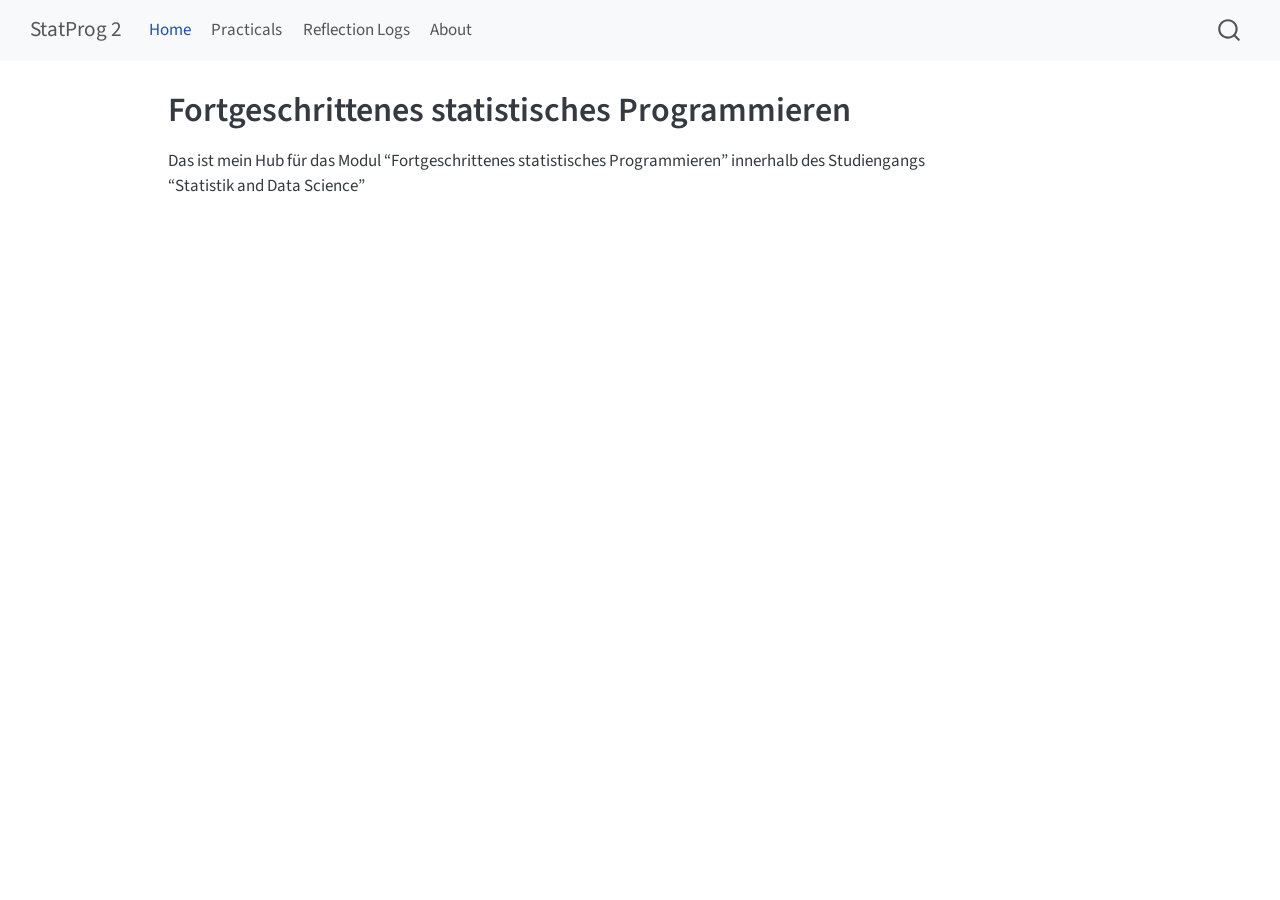
<file: index.html>
<!DOCTYPE html>
<html xmlns="http://www.w3.org/1999/xhtml" lang="en" xml:lang="en"><head>

<meta charset="utf-8">
<meta name="generator" content="quarto-1.9.37">

<meta name="viewport" content="width=device-width, initial-scale=1.0, user-scalable=yes">


<title>Fortgeschrittenes statistisches Programmieren – StatProg 2</title>
<style>
/* Default styles provided by pandoc.
** See https://pandoc.org/MANUAL.html#variables-for-html for config info.
*/
code{white-space: pre-wrap;}
span.smallcaps{font-variant: small-caps;}
div.columns{display: flex; gap: min(4vw, 1.5em);}
div.column{flex: auto; overflow-x: auto;}
div.hanging-indent{margin-left: 1.5em; text-indent: -1.5em;}
ul.task-list{list-style: none;}
ul.task-list li input[type="checkbox"] {
  width: 0.8em;
  margin: 0 0.8em 0.2em -1em; /* quarto-specific, see https://github.com/quarto-dev/quarto-cli/issues/4556 */ 
  vertical-align: middle;
}
</style>


<script src="site_libs/quarto-nav/quarto-nav.js"></script>
<script src="site_libs/quarto-nav/headroom.min.js"></script>
<script src="site_libs/clipboard/clipboard.min.js"></script>
<script src="site_libs/quarto-search/autocomplete.umd.js"></script>
<script src="site_libs/quarto-search/fuse.min.js"></script>
<script src="site_libs/quarto-search/quarto-search.js"></script>
<meta name="quarto:offset" content="./">
<script src="site_libs/quarto-html/quarto.js" type="module"></script>
<script src="site_libs/quarto-html/tabsets/tabsets.js" type="module"></script>
<script src="site_libs/quarto-html/popper.min.js"></script>
<script src="site_libs/quarto-html/tippy.umd.min.js"></script>
<script src="site_libs/quarto-html/anchor.min.js"></script>
<link href="site_libs/quarto-html/tippy.css" rel="stylesheet">
<link href="site_libs/quarto-html/quarto-syntax-highlighting-acf12a64177840b8d86f2d4f01b2e9fb.css" rel="stylesheet" id="quarto-text-highlighting-styles">
<script src="site_libs/bootstrap/bootstrap.min.js"></script>
<link href="site_libs/bootstrap/bootstrap-icons.css" rel="stylesheet">
<link href="site_libs/bootstrap/bootstrap-06b9016e1a093bc4abcc67fb613d0157.min.css" rel="stylesheet" append-hash="true" id="quarto-bootstrap" data-mode="light">
<script id="quarto-search-options" type="application/json">{
  "location": "navbar",
  "copy-button": false,
  "collapse-after": 3,
  "panel-placement": "end",
  "type": "overlay",
  "limit": 50,
  "keyboard-shortcut": [
    "f",
    "/",
    "s"
  ],
  "show-item-context": false,
  "language": {
    "search-no-results-text": "No results",
    "search-matching-documents-text": "matching documents",
    "search-copy-link-title": "Copy link to search",
    "search-hide-matches-text": "Hide additional matches",
    "search-more-match-text": "more match in this document",
    "search-more-matches-text": "more matches in this document",
    "search-clear-button-title": "Clear",
    "search-text-placeholder": "",
    "search-detached-cancel-button-title": "Cancel",
    "search-submit-button-title": "Submit",
    "search-label": "Search"
  }
}</script>


<link rel="stylesheet" href="styles.css">
</head>

<body class="nav-fixed quarto-light">

<div id="quarto-search-results"></div>
  <header id="quarto-header" class="headroom fixed-top">
    <nav class="navbar navbar-expand-lg " data-bs-theme="dark">
      <div class="navbar-container container-fluid">
      <div class="navbar-brand-container mx-auto">
    <a class="navbar-brand" href="./index.html">
    <span class="navbar-title">StatProg 2</span>
    </a>
  </div>
            <div id="quarto-search" class="" title="Search"></div>
          <button class="navbar-toggler" type="button" data-bs-toggle="collapse" data-bs-target="#navbarCollapse" aria-controls="navbarCollapse" role="menu" aria-expanded="false" aria-label="Toggle navigation" onclick="if (window.quartoToggleHeadroom) { window.quartoToggleHeadroom(); }">
  <span class="navbar-toggler-icon"></span>
</button>
          <div class="collapse navbar-collapse" id="navbarCollapse">
            <ul class="navbar-nav navbar-nav-scroll me-auto">
  <li class="nav-item">
    <a class="nav-link active" href="./index.html" aria-current="page"> 
<span class="menu-text">Home</span></a>
  </li>  
  <li class="nav-item">
    <a class="nav-link" href="./practicals.html"> 
<span class="menu-text">Practicals</span></a>
  </li>  
  <li class="nav-item">
    <a class="nav-link" href="./reflection-logs.html"> 
<span class="menu-text">Reflection Logs</span></a>
  </li>  
  <li class="nav-item">
    <a class="nav-link" href="./about.html"> 
<span class="menu-text">About</span></a>
  </li>  
</ul>
          </div> <!-- /navcollapse -->
            <div class="quarto-navbar-tools">
</div>
      </div> <!-- /container-fluid -->
    </nav>
</header>
<!-- content -->
<div id="quarto-content" class="quarto-container page-columns page-rows-contents page-layout-article page-navbar">
<!-- sidebar -->
<!-- margin-sidebar -->
    <div id="quarto-margin-sidebar" class="sidebar margin-sidebar zindex-bottom">
        
    </div>
<!-- main -->
<main class="content" id="quarto-document-content">

<header id="title-block-header" class="quarto-title-block default">
<div class="quarto-title">
<h1 class="title">Fortgeschrittenes statistisches Programmieren</h1>
</div>



<div class="quarto-title-meta">

    
  
    
  </div>
  


</header>


<p>Das ist mein Hub für das Modul “Fortgeschrittenes statistisches Programmieren” innerhalb des Studiengangs “Statistik and Data Science”</p>



</main> <!-- /main -->
<script id="quarto-html-after-body" type="application/javascript">
  window.document.addEventListener("DOMContentLoaded", function (event) {
    const icon = "";
    const anchorJS = new window.AnchorJS();
    anchorJS.options = {
      placement: 'right',
      icon: icon
    };
    anchorJS.add('.anchored');
    const isCodeAnnotation = (el) => {
      for (const clz of el.classList) {
        if (clz.startsWith('code-annotation-')) {                     
          return true;
        }
      }
      return false;
    }
    const onCopySuccess = function(e) {
      // button target
      const button = e.trigger;
      // don't keep focus
      button.blur();
      // flash "checked"
      button.classList.add('code-copy-button-checked');
      var currentTitle = button.getAttribute("title");
      button.setAttribute("title", "Copied!");
      let tooltip;
      if (window.bootstrap) {
        button.setAttribute("data-bs-toggle", "tooltip");
        button.setAttribute("data-bs-placement", "left");
        button.setAttribute("data-bs-title", "Copied!");
        tooltip = new bootstrap.Tooltip(button, 
          { trigger: "manual", 
            customClass: "code-copy-button-tooltip",
            offset: [0, -8]});
        tooltip.show();    
      }
      setTimeout(function() {
        if (tooltip) {
          tooltip.hide();
          button.removeAttribute("data-bs-title");
          button.removeAttribute("data-bs-toggle");
          button.removeAttribute("data-bs-placement");
        }
        button.setAttribute("title", currentTitle);
        button.classList.remove('code-copy-button-checked');
      }, 1000);
      // clear code selection
      e.clearSelection();
    }
    const getTextToCopy = function(trigger) {
      const outerScaffold = trigger.parentElement.cloneNode(true);
      const codeEl = outerScaffold.querySelector('code');
      for (const childEl of codeEl.children) {
        if (isCodeAnnotation(childEl)) {
          childEl.remove();
        }
      }
      return codeEl.innerText;
    }
    const clipboard = new window.ClipboardJS('.code-copy-button:not([data-in-quarto-modal])', {
      text: getTextToCopy
    });
    clipboard.on('success', onCopySuccess);
    if (window.document.getElementById('quarto-embedded-source-code-modal')) {
      const clipboardModal = new window.ClipboardJS('.code-copy-button[data-in-quarto-modal]', {
        text: getTextToCopy,
        container: window.document.getElementById('quarto-embedded-source-code-modal')
      });
      clipboardModal.on('success', onCopySuccess);
    }
      var localhostRegex = new RegExp(/^(?:http|https):\/\/localhost\:?[0-9]*\//);
      var mailtoRegex = new RegExp(/^mailto:/);
        var filterRegex = new RegExp('/' + window.location.host + '/');
      var isInternal = (href) => {
          return filterRegex.test(href) || localhostRegex.test(href) || mailtoRegex.test(href);
      }
      // Inspect non-navigation links and adorn them if external
     var links = window.document.querySelectorAll('a[href]:not(.nav-link):not(.navbar-brand):not(.toc-action):not(.sidebar-link):not(.sidebar-item-toggle):not(.pagination-link):not(.no-external):not([aria-hidden]):not(.dropdown-item):not(.quarto-navigation-tool):not(.about-link)');
      for (var i=0; i<links.length; i++) {
        const link = links[i];
        if (!isInternal(link.href)) {
          // undo the damage that might have been done by quarto-nav.js in the case of
          // links that we want to consider external
          if (link.dataset.originalHref !== undefined) {
            link.href = link.dataset.originalHref;
          }
        }
      }
    function tippyHover(el, contentFn, onTriggerFn, onUntriggerFn) {
      const config = {
        allowHTML: true,
        maxWidth: 500,
        delay: 100,
        arrow: false,
        appendTo: function(el) {
            return el.parentElement;
        },
        interactive: true,
        interactiveBorder: 10,
        theme: 'quarto',
        placement: 'bottom-start',
      };
      if (contentFn) {
        config.content = contentFn;
      }
      if (onTriggerFn) {
        config.onTrigger = onTriggerFn;
      }
      if (onUntriggerFn) {
        config.onUntrigger = onUntriggerFn;
      }
      window.tippy(el, config); 
    }
    const noterefs = window.document.querySelectorAll('a[role="doc-noteref"]');
    for (var i=0; i<noterefs.length; i++) {
      const ref = noterefs[i];
      tippyHover(ref, function() {
        // use id or data attribute instead here
        let href = ref.getAttribute('data-footnote-href') || ref.getAttribute('href');
        try { href = new URL(href).hash; } catch {}
        const id = href.replace(/^#\/?/, "");
        const note = window.document.getElementById(id);
        if (note) {
          return note.innerHTML;
        } else {
          return "";
        }
      });
    }
    const xrefs = window.document.querySelectorAll('a.quarto-xref');
    const processXRef = (id, note) => {
      // Strip column container classes
      const stripColumnClz = (el) => {
        el.classList.remove("page-full", "page-columns");
        if (el.children) {
          for (const child of el.children) {
            stripColumnClz(child);
          }
        }
      }
      stripColumnClz(note)
      if (id === null || id.startsWith('sec-')) {
        // Special case sections, only their first couple elements
        const container = document.createElement("div");
        if (note.children && note.children.length > 2) {
          container.appendChild(note.children[0].cloneNode(true));
          for (let i = 1; i < note.children.length; i++) {
            const child = note.children[i];
            if (child.tagName === "P" && child.innerText === "") {
              continue;
            } else {
              container.appendChild(child.cloneNode(true));
              break;
            }
          }
          if (window.Quarto?.typesetMath) {
            window.Quarto.typesetMath(container);
          }
          return container.innerHTML
        } else {
          if (window.Quarto?.typesetMath) {
            window.Quarto.typesetMath(note);
          }
          return note.innerHTML;
        }
      } else {
        // Remove any anchor links if they are present
        const anchorLink = note.querySelector('a.anchorjs-link');
        if (anchorLink) {
          anchorLink.remove();
        }
        if (window.Quarto?.typesetMath) {
          window.Quarto.typesetMath(note);
        }
        if (note.classList.contains("callout")) {
          return note.outerHTML;
        } else {
          return note.innerHTML;
        }
      }
    }
    for (var i=0; i<xrefs.length; i++) {
      const xref = xrefs[i];
      tippyHover(xref, undefined, function(instance) {
        instance.disable();
        let url = xref.getAttribute('href');
        let hash = undefined; 
        if (url.startsWith('#')) {
          hash = url;
        } else {
          try { hash = new URL(url).hash; } catch {}
        }
        if (hash) {
          const id = hash.replace(/^#\/?/, "");
          const note = window.document.getElementById(id);
          if (note !== null) {
            try {
              const html = processXRef(id, note.cloneNode(true));
              instance.setContent(html);
            } finally {
              instance.enable();
              instance.show();
            }
          } else {
            // See if we can fetch this
            fetch(url.split('#')[0])
            .then(res => res.text())
            .then(html => {
              const parser = new DOMParser();
              const htmlDoc = parser.parseFromString(html, "text/html");
              const note = htmlDoc.getElementById(id);
              if (note !== null) {
                const html = processXRef(id, note);
                instance.setContent(html);
              } 
            }).finally(() => {
              instance.enable();
              instance.show();
            });
          }
        } else {
          // See if we can fetch a full url (with no hash to target)
          // This is a special case and we should probably do some content thinning / targeting
          fetch(url)
          .then(res => res.text())
          .then(html => {
            const parser = new DOMParser();
            const htmlDoc = parser.parseFromString(html, "text/html");
            const note = htmlDoc.querySelector('main.content');
            if (note !== null) {
              // This should only happen for chapter cross references
              // (since there is no id in the URL)
              // remove the first header
              if (note.children.length > 0 && note.children[0].tagName === "HEADER") {
                note.children[0].remove();
              }
              const html = processXRef(null, note);
              instance.setContent(html);
            } 
          }).finally(() => {
            instance.enable();
            instance.show();
          });
        }
      }, function(instance) {
      });
    }
        let selectedAnnoteEl;
        const selectorForAnnotation = ( cell, annotation) => {
          let cellAttr = 'data-code-cell="' + cell + '"';
          let lineAttr = 'data-code-annotation="' +  annotation + '"';
          const selector = 'span[' + cellAttr + '][' + lineAttr + ']';
          return selector;
        }
        const selectCodeLines = (annoteEl) => {
          const doc = window.document;
          const targetCell = annoteEl.getAttribute("data-target-cell");
          const targetAnnotation = annoteEl.getAttribute("data-target-annotation");
          const annoteSpan = window.document.querySelector(selectorForAnnotation(targetCell, targetAnnotation));
          const lines = annoteSpan.getAttribute("data-code-lines").split(",");
          const lineIds = lines.map((line) => {
            return targetCell + "-" + line;
          })
          let top = null;
          let height = null;
          let parent = null;
          if (lineIds.length > 0) {
              //compute the position of the single el (top and bottom and make a div)
              const el = window.document.getElementById(lineIds[0]);
              top = el.offsetTop;
              height = el.offsetHeight;
              parent = el.parentElement.parentElement;
            if (lineIds.length > 1) {
              const lastEl = window.document.getElementById(lineIds[lineIds.length - 1]);
              const bottom = lastEl.offsetTop + lastEl.offsetHeight;
              height = bottom - top;
            }
            if (top !== null && height !== null && parent !== null) {
              // cook up a div (if necessary) and position it 
              let div = window.document.getElementById("code-annotation-line-highlight");
              if (div === null) {
                div = window.document.createElement("div");
                div.setAttribute("id", "code-annotation-line-highlight");
                div.style.position = 'absolute';
                parent.appendChild(div);
              }
              div.style.top = top - 2 + "px";
              div.style.height = height + 4 + "px";
              div.style.left = 0;
              let gutterDiv = window.document.getElementById("code-annotation-line-highlight-gutter");
              if (gutterDiv === null) {
                gutterDiv = window.document.createElement("div");
                gutterDiv.setAttribute("id", "code-annotation-line-highlight-gutter");
                gutterDiv.style.position = 'absolute';
                const codeCell = window.document.getElementById(targetCell);
                const gutter = codeCell.querySelector('.code-annotation-gutter');
                gutter.appendChild(gutterDiv);
              }
              gutterDiv.style.top = top - 2 + "px";
              gutterDiv.style.height = height + 4 + "px";
            }
            selectedAnnoteEl = annoteEl;
          }
        };
        const unselectCodeLines = () => {
          const elementsIds = ["code-annotation-line-highlight", "code-annotation-line-highlight-gutter"];
          elementsIds.forEach((elId) => {
            const div = window.document.getElementById(elId);
            if (div) {
              div.remove();
            }
          });
          selectedAnnoteEl = undefined;
        };
          // Handle positioning of the toggle
      window.addEventListener(
        "resize",
        throttle(() => {
          elRect = undefined;
          if (selectedAnnoteEl) {
            selectCodeLines(selectedAnnoteEl);
          }
        }, 10)
      );
      function throttle(fn, ms) {
      let throttle = false;
      let timer;
        return (...args) => {
          if(!throttle) { // first call gets through
              fn.apply(this, args);
              throttle = true;
          } else { // all the others get throttled
              if(timer) clearTimeout(timer); // cancel #2
              timer = setTimeout(() => {
                fn.apply(this, args);
                timer = throttle = false;
              }, ms);
          }
        };
      }
        // Attach click handler to the DT
        const annoteDls = window.document.querySelectorAll('dt[data-target-cell]');
        for (const annoteDlNode of annoteDls) {
          annoteDlNode.addEventListener('click', (event) => {
            const clickedEl = event.target;
            if (clickedEl !== selectedAnnoteEl) {
              unselectCodeLines();
              const activeEl = window.document.querySelector('dt[data-target-cell].code-annotation-active');
              if (activeEl) {
                activeEl.classList.remove('code-annotation-active');
              }
              selectCodeLines(clickedEl);
              clickedEl.classList.add('code-annotation-active');
            } else {
              // Unselect the line
              unselectCodeLines();
              clickedEl.classList.remove('code-annotation-active');
            }
          });
        }
    const findCites = (el) => {
      const parentEl = el.parentElement;
      if (parentEl) {
        const cites = parentEl.dataset.cites;
        if (cites) {
          return {
            el,
            cites: cites.split(' ')
          };
        } else {
          return findCites(el.parentElement)
        }
      } else {
        return undefined;
      }
    };
    var bibliorefs = window.document.querySelectorAll('a[role="doc-biblioref"]');
    for (var i=0; i<bibliorefs.length; i++) {
      const ref = bibliorefs[i];
      const citeInfo = findCites(ref);
      if (citeInfo) {
        tippyHover(citeInfo.el, function() {
          var popup = window.document.createElement('div');
          citeInfo.cites.forEach(function(cite) {
            var citeDiv = window.document.createElement('div');
            citeDiv.classList.add('hanging-indent');
            citeDiv.classList.add('csl-entry');
            var biblioDiv = window.document.getElementById('ref-' + cite);
            if (biblioDiv) {
              citeDiv.innerHTML = biblioDiv.innerHTML;
            }
            popup.appendChild(citeDiv);
          });
          return popup.innerHTML;
        });
      }
    }
  });
  </script>
</div> <!-- /content -->




</body></html>
</file>
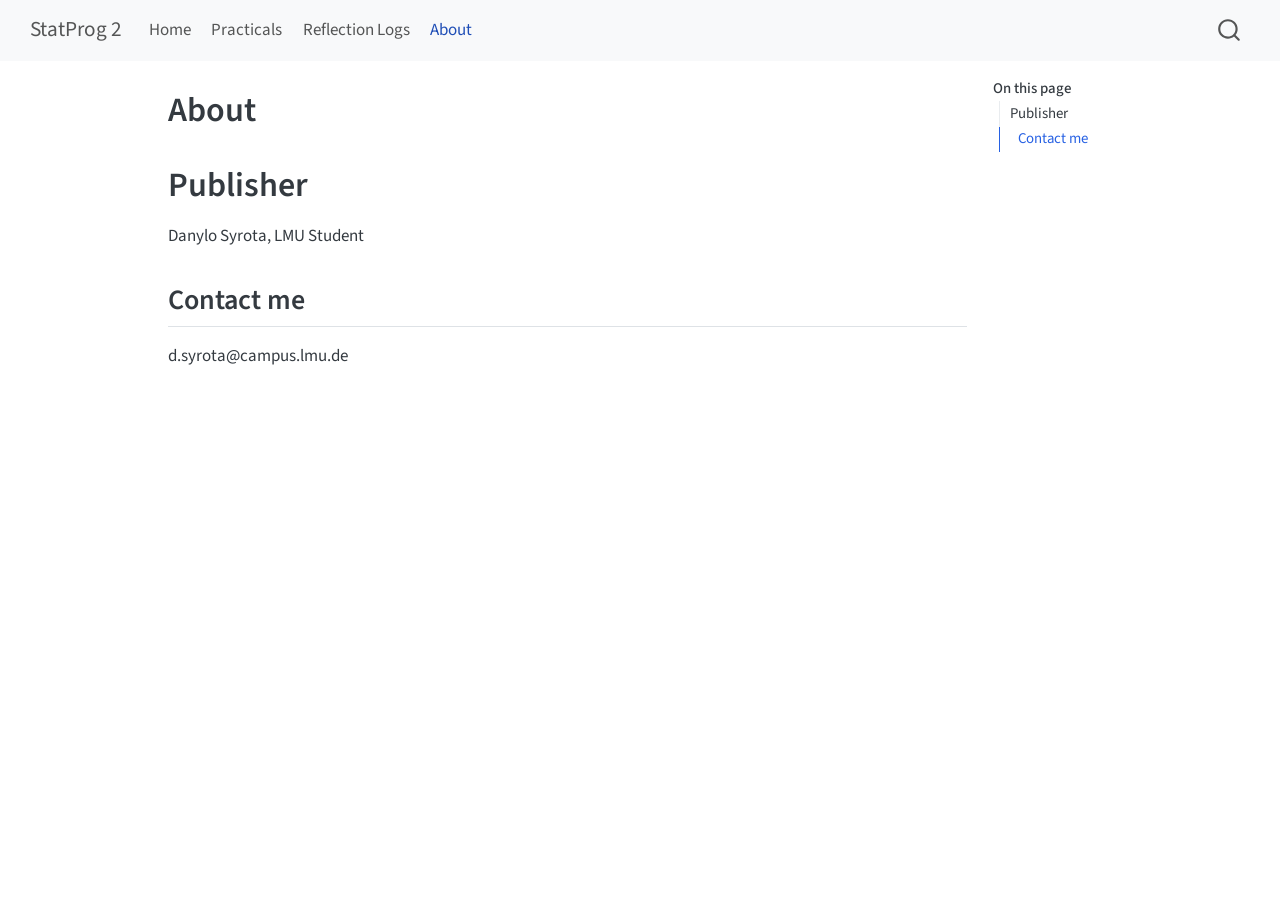
<file: about.html>
<!DOCTYPE html>
<html xmlns="http://www.w3.org/1999/xhtml" lang="en" xml:lang="en"><head>

<meta charset="utf-8">
<meta name="generator" content="quarto-1.9.37">

<meta name="viewport" content="width=device-width, initial-scale=1.0, user-scalable=yes">


<title>About – StatProg 2</title>
<style>
/* Default styles provided by pandoc.
** See https://pandoc.org/MANUAL.html#variables-for-html for config info.
*/
code{white-space: pre-wrap;}
span.smallcaps{font-variant: small-caps;}
div.columns{display: flex; gap: min(4vw, 1.5em);}
div.column{flex: auto; overflow-x: auto;}
div.hanging-indent{margin-left: 1.5em; text-indent: -1.5em;}
ul.task-list{list-style: none;}
ul.task-list li input[type="checkbox"] {
  width: 0.8em;
  margin: 0 0.8em 0.2em -1em; /* quarto-specific, see https://github.com/quarto-dev/quarto-cli/issues/4556 */ 
  vertical-align: middle;
}
</style>


<script src="site_libs/quarto-nav/quarto-nav.js"></script>
<script src="site_libs/quarto-nav/headroom.min.js"></script>
<script src="site_libs/clipboard/clipboard.min.js"></script>
<script src="site_libs/quarto-search/autocomplete.umd.js"></script>
<script src="site_libs/quarto-search/fuse.min.js"></script>
<script src="site_libs/quarto-search/quarto-search.js"></script>
<meta name="quarto:offset" content="./">
<script src="site_libs/quarto-html/quarto.js" type="module"></script>
<script src="site_libs/quarto-html/tabsets/tabsets.js" type="module"></script>
<script src="site_libs/quarto-html/popper.min.js"></script>
<script src="site_libs/quarto-html/tippy.umd.min.js"></script>
<script src="site_libs/quarto-html/anchor.min.js"></script>
<link href="site_libs/quarto-html/tippy.css" rel="stylesheet">
<link href="site_libs/quarto-html/quarto-syntax-highlighting-acf12a64177840b8d86f2d4f01b2e9fb.css" rel="stylesheet" id="quarto-text-highlighting-styles">
<script src="site_libs/bootstrap/bootstrap.min.js"></script>
<link href="site_libs/bootstrap/bootstrap-icons.css" rel="stylesheet">
<link href="site_libs/bootstrap/bootstrap-06b9016e1a093bc4abcc67fb613d0157.min.css" rel="stylesheet" append-hash="true" id="quarto-bootstrap" data-mode="light">
<script id="quarto-search-options" type="application/json">{
  "location": "navbar",
  "copy-button": false,
  "collapse-after": 3,
  "panel-placement": "end",
  "type": "overlay",
  "limit": 50,
  "keyboard-shortcut": [
    "f",
    "/",
    "s"
  ],
  "show-item-context": false,
  "language": {
    "search-no-results-text": "No results",
    "search-matching-documents-text": "matching documents",
    "search-copy-link-title": "Copy link to search",
    "search-hide-matches-text": "Hide additional matches",
    "search-more-match-text": "more match in this document",
    "search-more-matches-text": "more matches in this document",
    "search-clear-button-title": "Clear",
    "search-text-placeholder": "",
    "search-detached-cancel-button-title": "Cancel",
    "search-submit-button-title": "Submit",
    "search-label": "Search"
  }
}</script>


<link rel="stylesheet" href="styles.css">
</head>

<body class="nav-fixed quarto-light">

<div id="quarto-search-results"></div>
  <header id="quarto-header" class="headroom fixed-top">
    <nav class="navbar navbar-expand-lg " data-bs-theme="dark">
      <div class="navbar-container container-fluid">
      <div class="navbar-brand-container mx-auto">
    <a class="navbar-brand" href="./index.html">
    <span class="navbar-title">StatProg 2</span>
    </a>
  </div>
            <div id="quarto-search" class="" title="Search"></div>
          <button class="navbar-toggler" type="button" data-bs-toggle="collapse" data-bs-target="#navbarCollapse" aria-controls="navbarCollapse" role="menu" aria-expanded="false" aria-label="Toggle navigation" onclick="if (window.quartoToggleHeadroom) { window.quartoToggleHeadroom(); }">
  <span class="navbar-toggler-icon"></span>
</button>
          <div class="collapse navbar-collapse" id="navbarCollapse">
            <ul class="navbar-nav navbar-nav-scroll me-auto">
  <li class="nav-item">
    <a class="nav-link" href="./index.html"> 
<span class="menu-text">Home</span></a>
  </li>  
  <li class="nav-item">
    <a class="nav-link" href="./practicals.html"> 
<span class="menu-text">Practicals</span></a>
  </li>  
  <li class="nav-item">
    <a class="nav-link" href="./reflection-logs.html"> 
<span class="menu-text">Reflection Logs</span></a>
  </li>  
  <li class="nav-item">
    <a class="nav-link active" href="./about.html" aria-current="page"> 
<span class="menu-text">About</span></a>
  </li>  
</ul>
          </div> <!-- /navcollapse -->
            <div class="quarto-navbar-tools">
</div>
      </div> <!-- /container-fluid -->
    </nav>
</header>
<!-- content -->
<div id="quarto-content" class="quarto-container page-columns page-rows-contents page-layout-article page-navbar">
<!-- sidebar -->
<!-- margin-sidebar -->
    <div id="quarto-margin-sidebar" class="sidebar margin-sidebar">
        <nav id="TOC" role="doc-toc" class="toc-active">
    <h2 id="toc-title">On this page</h2>
   
  <ul>
  <li><a href="#publisher" id="toc-publisher" class="nav-link active" data-scroll-target="#publisher">Publisher</a>
  <ul class="collapse">
  <li><a href="#contact-me" id="toc-contact-me" class="nav-link" data-scroll-target="#contact-me">Contact me</a></li>
  </ul></li>
  </ul>
</nav>
    </div>
<!-- main -->
<main class="content" id="quarto-document-content">

<header id="title-block-header" class="quarto-title-block default">
<div class="quarto-title">
<h1 class="title">About</h1>
</div>



<div class="quarto-title-meta">

    
  
    
  </div>
  


</header>


<section id="publisher" class="level1">
<h1>Publisher</h1>
<p>Danylo Syrota, LMU Student</p>
<section id="contact-me" class="level2">
<h2 class="anchored" data-anchor-id="contact-me">Contact me</h2>
<p>d.syrota@campus.lmu.de</p>


</section>
</section>

</main> <!-- /main -->
<script id="quarto-html-after-body" type="application/javascript">
  window.document.addEventListener("DOMContentLoaded", function (event) {
    const icon = "";
    const anchorJS = new window.AnchorJS();
    anchorJS.options = {
      placement: 'right',
      icon: icon
    };
    anchorJS.add('.anchored');
    const isCodeAnnotation = (el) => {
      for (const clz of el.classList) {
        if (clz.startsWith('code-annotation-')) {                     
          return true;
        }
      }
      return false;
    }
    const onCopySuccess = function(e) {
      // button target
      const button = e.trigger;
      // don't keep focus
      button.blur();
      // flash "checked"
      button.classList.add('code-copy-button-checked');
      var currentTitle = button.getAttribute("title");
      button.setAttribute("title", "Copied!");
      let tooltip;
      if (window.bootstrap) {
        button.setAttribute("data-bs-toggle", "tooltip");
        button.setAttribute("data-bs-placement", "left");
        button.setAttribute("data-bs-title", "Copied!");
        tooltip = new bootstrap.Tooltip(button, 
          { trigger: "manual", 
            customClass: "code-copy-button-tooltip",
            offset: [0, -8]});
        tooltip.show();    
      }
      setTimeout(function() {
        if (tooltip) {
          tooltip.hide();
          button.removeAttribute("data-bs-title");
          button.removeAttribute("data-bs-toggle");
          button.removeAttribute("data-bs-placement");
        }
        button.setAttribute("title", currentTitle);
        button.classList.remove('code-copy-button-checked');
      }, 1000);
      // clear code selection
      e.clearSelection();
    }
    const getTextToCopy = function(trigger) {
      const outerScaffold = trigger.parentElement.cloneNode(true);
      const codeEl = outerScaffold.querySelector('code');
      for (const childEl of codeEl.children) {
        if (isCodeAnnotation(childEl)) {
          childEl.remove();
        }
      }
      return codeEl.innerText;
    }
    const clipboard = new window.ClipboardJS('.code-copy-button:not([data-in-quarto-modal])', {
      text: getTextToCopy
    });
    clipboard.on('success', onCopySuccess);
    if (window.document.getElementById('quarto-embedded-source-code-modal')) {
      const clipboardModal = new window.ClipboardJS('.code-copy-button[data-in-quarto-modal]', {
        text: getTextToCopy,
        container: window.document.getElementById('quarto-embedded-source-code-modal')
      });
      clipboardModal.on('success', onCopySuccess);
    }
      var localhostRegex = new RegExp(/^(?:http|https):\/\/localhost\:?[0-9]*\//);
      var mailtoRegex = new RegExp(/^mailto:/);
        var filterRegex = new RegExp('/' + window.location.host + '/');
      var isInternal = (href) => {
          return filterRegex.test(href) || localhostRegex.test(href) || mailtoRegex.test(href);
      }
      // Inspect non-navigation links and adorn them if external
     var links = window.document.querySelectorAll('a[href]:not(.nav-link):not(.navbar-brand):not(.toc-action):not(.sidebar-link):not(.sidebar-item-toggle):not(.pagination-link):not(.no-external):not([aria-hidden]):not(.dropdown-item):not(.quarto-navigation-tool):not(.about-link)');
      for (var i=0; i<links.length; i++) {
        const link = links[i];
        if (!isInternal(link.href)) {
          // undo the damage that might have been done by quarto-nav.js in the case of
          // links that we want to consider external
          if (link.dataset.originalHref !== undefined) {
            link.href = link.dataset.originalHref;
          }
        }
      }
    function tippyHover(el, contentFn, onTriggerFn, onUntriggerFn) {
      const config = {
        allowHTML: true,
        maxWidth: 500,
        delay: 100,
        arrow: false,
        appendTo: function(el) {
            return el.parentElement;
        },
        interactive: true,
        interactiveBorder: 10,
        theme: 'quarto',
        placement: 'bottom-start',
      };
      if (contentFn) {
        config.content = contentFn;
      }
      if (onTriggerFn) {
        config.onTrigger = onTriggerFn;
      }
      if (onUntriggerFn) {
        config.onUntrigger = onUntriggerFn;
      }
      window.tippy(el, config); 
    }
    const noterefs = window.document.querySelectorAll('a[role="doc-noteref"]');
    for (var i=0; i<noterefs.length; i++) {
      const ref = noterefs[i];
      tippyHover(ref, function() {
        // use id or data attribute instead here
        let href = ref.getAttribute('data-footnote-href') || ref.getAttribute('href');
        try { href = new URL(href).hash; } catch {}
        const id = href.replace(/^#\/?/, "");
        const note = window.document.getElementById(id);
        if (note) {
          return note.innerHTML;
        } else {
          return "";
        }
      });
    }
    const xrefs = window.document.querySelectorAll('a.quarto-xref');
    const processXRef = (id, note) => {
      // Strip column container classes
      const stripColumnClz = (el) => {
        el.classList.remove("page-full", "page-columns");
        if (el.children) {
          for (const child of el.children) {
            stripColumnClz(child);
          }
        }
      }
      stripColumnClz(note)
      if (id === null || id.startsWith('sec-')) {
        // Special case sections, only their first couple elements
        const container = document.createElement("div");
        if (note.children && note.children.length > 2) {
          container.appendChild(note.children[0].cloneNode(true));
          for (let i = 1; i < note.children.length; i++) {
            const child = note.children[i];
            if (child.tagName === "P" && child.innerText === "") {
              continue;
            } else {
              container.appendChild(child.cloneNode(true));
              break;
            }
          }
          if (window.Quarto?.typesetMath) {
            window.Quarto.typesetMath(container);
          }
          return container.innerHTML
        } else {
          if (window.Quarto?.typesetMath) {
            window.Quarto.typesetMath(note);
          }
          return note.innerHTML;
        }
      } else {
        // Remove any anchor links if they are present
        const anchorLink = note.querySelector('a.anchorjs-link');
        if (anchorLink) {
          anchorLink.remove();
        }
        if (window.Quarto?.typesetMath) {
          window.Quarto.typesetMath(note);
        }
        if (note.classList.contains("callout")) {
          return note.outerHTML;
        } else {
          return note.innerHTML;
        }
      }
    }
    for (var i=0; i<xrefs.length; i++) {
      const xref = xrefs[i];
      tippyHover(xref, undefined, function(instance) {
        instance.disable();
        let url = xref.getAttribute('href');
        let hash = undefined; 
        if (url.startsWith('#')) {
          hash = url;
        } else {
          try { hash = new URL(url).hash; } catch {}
        }
        if (hash) {
          const id = hash.replace(/^#\/?/, "");
          const note = window.document.getElementById(id);
          if (note !== null) {
            try {
              const html = processXRef(id, note.cloneNode(true));
              instance.setContent(html);
            } finally {
              instance.enable();
              instance.show();
            }
          } else {
            // See if we can fetch this
            fetch(url.split('#')[0])
            .then(res => res.text())
            .then(html => {
              const parser = new DOMParser();
              const htmlDoc = parser.parseFromString(html, "text/html");
              const note = htmlDoc.getElementById(id);
              if (note !== null) {
                const html = processXRef(id, note);
                instance.setContent(html);
              } 
            }).finally(() => {
              instance.enable();
              instance.show();
            });
          }
        } else {
          // See if we can fetch a full url (with no hash to target)
          // This is a special case and we should probably do some content thinning / targeting
          fetch(url)
          .then(res => res.text())
          .then(html => {
            const parser = new DOMParser();
            const htmlDoc = parser.parseFromString(html, "text/html");
            const note = htmlDoc.querySelector('main.content');
            if (note !== null) {
              // This should only happen for chapter cross references
              // (since there is no id in the URL)
              // remove the first header
              if (note.children.length > 0 && note.children[0].tagName === "HEADER") {
                note.children[0].remove();
              }
              const html = processXRef(null, note);
              instance.setContent(html);
            } 
          }).finally(() => {
            instance.enable();
            instance.show();
          });
        }
      }, function(instance) {
      });
    }
        let selectedAnnoteEl;
        const selectorForAnnotation = ( cell, annotation) => {
          let cellAttr = 'data-code-cell="' + cell + '"';
          let lineAttr = 'data-code-annotation="' +  annotation + '"';
          const selector = 'span[' + cellAttr + '][' + lineAttr + ']';
          return selector;
        }
        const selectCodeLines = (annoteEl) => {
          const doc = window.document;
          const targetCell = annoteEl.getAttribute("data-target-cell");
          const targetAnnotation = annoteEl.getAttribute("data-target-annotation");
          const annoteSpan = window.document.querySelector(selectorForAnnotation(targetCell, targetAnnotation));
          const lines = annoteSpan.getAttribute("data-code-lines").split(",");
          const lineIds = lines.map((line) => {
            return targetCell + "-" + line;
          })
          let top = null;
          let height = null;
          let parent = null;
          if (lineIds.length > 0) {
              //compute the position of the single el (top and bottom and make a div)
              const el = window.document.getElementById(lineIds[0]);
              top = el.offsetTop;
              height = el.offsetHeight;
              parent = el.parentElement.parentElement;
            if (lineIds.length > 1) {
              const lastEl = window.document.getElementById(lineIds[lineIds.length - 1]);
              const bottom = lastEl.offsetTop + lastEl.offsetHeight;
              height = bottom - top;
            }
            if (top !== null && height !== null && parent !== null) {
              // cook up a div (if necessary) and position it 
              let div = window.document.getElementById("code-annotation-line-highlight");
              if (div === null) {
                div = window.document.createElement("div");
                div.setAttribute("id", "code-annotation-line-highlight");
                div.style.position = 'absolute';
                parent.appendChild(div);
              }
              div.style.top = top - 2 + "px";
              div.style.height = height + 4 + "px";
              div.style.left = 0;
              let gutterDiv = window.document.getElementById("code-annotation-line-highlight-gutter");
              if (gutterDiv === null) {
                gutterDiv = window.document.createElement("div");
                gutterDiv.setAttribute("id", "code-annotation-line-highlight-gutter");
                gutterDiv.style.position = 'absolute';
                const codeCell = window.document.getElementById(targetCell);
                const gutter = codeCell.querySelector('.code-annotation-gutter');
                gutter.appendChild(gutterDiv);
              }
              gutterDiv.style.top = top - 2 + "px";
              gutterDiv.style.height = height + 4 + "px";
            }
            selectedAnnoteEl = annoteEl;
          }
        };
        const unselectCodeLines = () => {
          const elementsIds = ["code-annotation-line-highlight", "code-annotation-line-highlight-gutter"];
          elementsIds.forEach((elId) => {
            const div = window.document.getElementById(elId);
            if (div) {
              div.remove();
            }
          });
          selectedAnnoteEl = undefined;
        };
          // Handle positioning of the toggle
      window.addEventListener(
        "resize",
        throttle(() => {
          elRect = undefined;
          if (selectedAnnoteEl) {
            selectCodeLines(selectedAnnoteEl);
          }
        }, 10)
      );
      function throttle(fn, ms) {
      let throttle = false;
      let timer;
        return (...args) => {
          if(!throttle) { // first call gets through
              fn.apply(this, args);
              throttle = true;
          } else { // all the others get throttled
              if(timer) clearTimeout(timer); // cancel #2
              timer = setTimeout(() => {
                fn.apply(this, args);
                timer = throttle = false;
              }, ms);
          }
        };
      }
        // Attach click handler to the DT
        const annoteDls = window.document.querySelectorAll('dt[data-target-cell]');
        for (const annoteDlNode of annoteDls) {
          annoteDlNode.addEventListener('click', (event) => {
            const clickedEl = event.target;
            if (clickedEl !== selectedAnnoteEl) {
              unselectCodeLines();
              const activeEl = window.document.querySelector('dt[data-target-cell].code-annotation-active');
              if (activeEl) {
                activeEl.classList.remove('code-annotation-active');
              }
              selectCodeLines(clickedEl);
              clickedEl.classList.add('code-annotation-active');
            } else {
              // Unselect the line
              unselectCodeLines();
              clickedEl.classList.remove('code-annotation-active');
            }
          });
        }
    const findCites = (el) => {
      const parentEl = el.parentElement;
      if (parentEl) {
        const cites = parentEl.dataset.cites;
        if (cites) {
          return {
            el,
            cites: cites.split(' ')
          };
        } else {
          return findCites(el.parentElement)
        }
      } else {
        return undefined;
      }
    };
    var bibliorefs = window.document.querySelectorAll('a[role="doc-biblioref"]');
    for (var i=0; i<bibliorefs.length; i++) {
      const ref = bibliorefs[i];
      const citeInfo = findCites(ref);
      if (citeInfo) {
        tippyHover(citeInfo.el, function() {
          var popup = window.document.createElement('div');
          citeInfo.cites.forEach(function(cite) {
            var citeDiv = window.document.createElement('div');
            citeDiv.classList.add('hanging-indent');
            citeDiv.classList.add('csl-entry');
            var biblioDiv = window.document.getElementById('ref-' + cite);
            if (biblioDiv) {
              citeDiv.innerHTML = biblioDiv.innerHTML;
            }
            popup.appendChild(citeDiv);
          });
          return popup.innerHTML;
        });
      }
    }
  });
  </script>
</div> <!-- /content -->




</body></html>
</file>
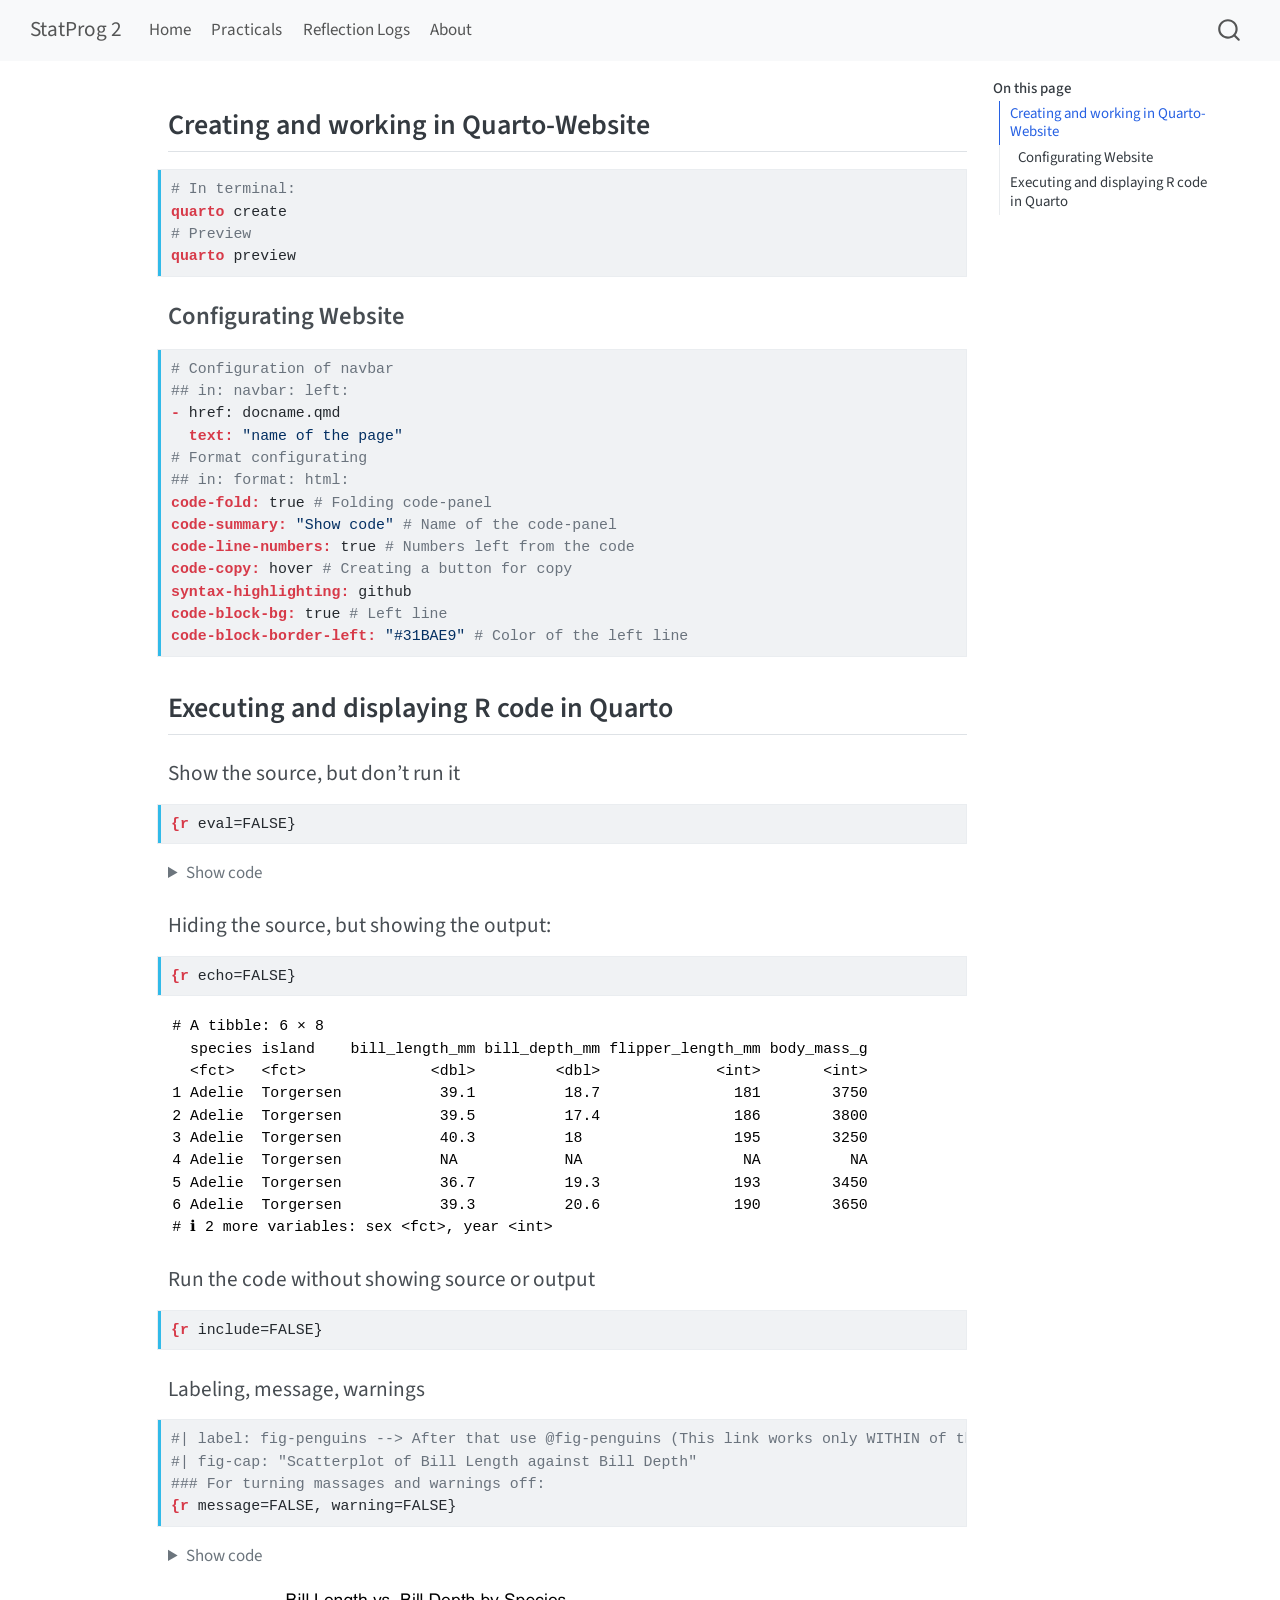
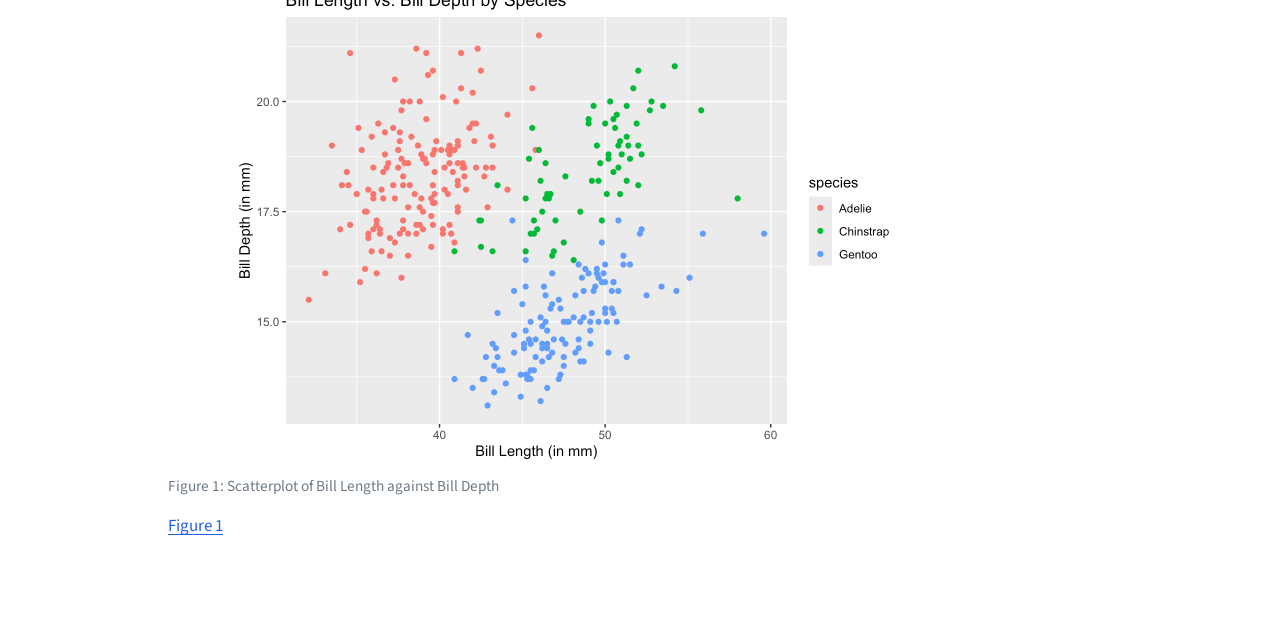
<file: practical_5.html>
<!DOCTYPE html>
<html xmlns="http://www.w3.org/1999/xhtml" lang="en" xml:lang="en"><head>

<meta charset="utf-8">
<meta name="generator" content="quarto-1.9.37">

<meta name="viewport" content="width=device-width, initial-scale=1.0, user-scalable=yes">


<title>practical_5 – StatProg 2</title>
<style>
/* Default styles provided by pandoc.
** See https://pandoc.org/MANUAL.html#variables-for-html for config info.
*/
code{white-space: pre-wrap;}
span.smallcaps{font-variant: small-caps;}
div.columns{display: flex; gap: min(4vw, 1.5em);}
div.column{flex: auto; overflow-x: auto;}
div.hanging-indent{margin-left: 1.5em; text-indent: -1.5em;}
ul.task-list{list-style: none;}
ul.task-list li input[type="checkbox"] {
  width: 0.8em;
  margin: 0 0.8em 0.2em -1em; /* quarto-specific, see https://github.com/quarto-dev/quarto-cli/issues/4556 */ 
  vertical-align: middle;
}
/* CSS for syntax highlighting */
html { -webkit-text-size-adjust: 100%; }
pre > code.sourceCode { white-space: pre; position: relative; }
pre > code.sourceCode > span { display: inline-block; line-height: 1.25; }
pre > code.sourceCode > span:empty { height: 1.2em; }
.sourceCode { overflow: visible; }
code.sourceCode > span { color: inherit; text-decoration: inherit; }
div.sourceCode { margin: 1em 0; }
pre.sourceCode { margin: 0; }
@media screen {
div.sourceCode { overflow: auto; }
}
@media print {
pre > code.sourceCode { white-space: pre-wrap; }
pre > code.sourceCode > span { text-indent: -5em; padding-left: 5em; }
}
pre.numberSource code
  { counter-reset: source-line 0; }
pre.numberSource code > span
  { position: relative; left: -4em; counter-increment: source-line; }
pre.numberSource code > span > a:first-child::before
  { content: counter(source-line);
    position: relative; left: -1em; text-align: right; vertical-align: baseline;
    border: none; display: inline-block;
    -webkit-touch-callout: none; -webkit-user-select: none;
    -khtml-user-select: none; -moz-user-select: none;
    -ms-user-select: none; user-select: none;
    padding: 0 4px; width: 4em;
  }
pre.numberSource { margin-left: 3em;  padding-left: 4px; }
div.sourceCode
  {   }
@media screen {
pre > code.sourceCode > span > a:first-child::before { text-decoration: underline; }
}
</style>


<script src="site_libs/quarto-nav/quarto-nav.js"></script>
<script src="site_libs/quarto-nav/headroom.min.js"></script>
<script src="site_libs/clipboard/clipboard.min.js"></script>
<script src="site_libs/quarto-search/autocomplete.umd.js"></script>
<script src="site_libs/quarto-search/fuse.min.js"></script>
<script src="site_libs/quarto-search/quarto-search.js"></script>
<meta name="quarto:offset" content="./">
<script src="site_libs/quarto-html/quarto.js" type="module"></script>
<script src="site_libs/quarto-html/tabsets/tabsets.js" type="module"></script>
<script src="site_libs/quarto-html/popper.min.js"></script>
<script src="site_libs/quarto-html/tippy.umd.min.js"></script>
<script src="site_libs/quarto-html/anchor.min.js"></script>
<link href="site_libs/quarto-html/tippy.css" rel="stylesheet">
<link href="site_libs/quarto-html/quarto-syntax-highlighting-acf12a64177840b8d86f2d4f01b2e9fb.css" rel="stylesheet" id="quarto-text-highlighting-styles">
<script src="site_libs/bootstrap/bootstrap.min.js"></script>
<link href="site_libs/bootstrap/bootstrap-icons.css" rel="stylesheet">
<link href="site_libs/bootstrap/bootstrap-06b9016e1a093bc4abcc67fb613d0157.min.css" rel="stylesheet" append-hash="true" id="quarto-bootstrap" data-mode="light">
<script id="quarto-search-options" type="application/json">{
  "location": "navbar",
  "copy-button": false,
  "collapse-after": 3,
  "panel-placement": "end",
  "type": "overlay",
  "limit": 50,
  "keyboard-shortcut": [
    "f",
    "/",
    "s"
  ],
  "show-item-context": false,
  "language": {
    "search-no-results-text": "No results",
    "search-matching-documents-text": "matching documents",
    "search-copy-link-title": "Copy link to search",
    "search-hide-matches-text": "Hide additional matches",
    "search-more-match-text": "more match in this document",
    "search-more-matches-text": "more matches in this document",
    "search-clear-button-title": "Clear",
    "search-text-placeholder": "",
    "search-detached-cancel-button-title": "Cancel",
    "search-submit-button-title": "Submit",
    "search-label": "Search"
  }
}</script>


<link rel="stylesheet" href="styles.css">
</head>

<body class="nav-fixed quarto-light">

<div id="quarto-search-results"></div>
  <header id="quarto-header" class="headroom fixed-top">
    <nav class="navbar navbar-expand-lg " data-bs-theme="dark">
      <div class="navbar-container container-fluid">
      <div class="navbar-brand-container mx-auto">
    <a class="navbar-brand" href="./index.html">
    <span class="navbar-title">StatProg 2</span>
    </a>
  </div>
            <div id="quarto-search" class="" title="Search"></div>
          <button class="navbar-toggler" type="button" data-bs-toggle="collapse" data-bs-target="#navbarCollapse" aria-controls="navbarCollapse" role="menu" aria-expanded="false" aria-label="Toggle navigation" onclick="if (window.quartoToggleHeadroom) { window.quartoToggleHeadroom(); }">
  <span class="navbar-toggler-icon"></span>
</button>
          <div class="collapse navbar-collapse" id="navbarCollapse">
            <ul class="navbar-nav navbar-nav-scroll me-auto">
  <li class="nav-item">
    <a class="nav-link" href="./index.html"> 
<span class="menu-text">Home</span></a>
  </li>  
  <li class="nav-item">
    <a class="nav-link" href="./practicals.html"> 
<span class="menu-text">Practicals</span></a>
  </li>  
  <li class="nav-item">
    <a class="nav-link" href="./reflection-logs.html"> 
<span class="menu-text">Reflection Logs</span></a>
  </li>  
  <li class="nav-item">
    <a class="nav-link" href="./about.html"> 
<span class="menu-text">About</span></a>
  </li>  
</ul>
          </div> <!-- /navcollapse -->
            <div class="quarto-navbar-tools">
</div>
      </div> <!-- /container-fluid -->
    </nav>
</header>
<!-- content -->
<div id="quarto-content" class="quarto-container page-columns page-rows-contents page-layout-article page-navbar">
<!-- sidebar -->
<!-- margin-sidebar -->
    <div id="quarto-margin-sidebar" class="sidebar margin-sidebar">
        <nav id="TOC" role="doc-toc" class="toc-active">
    <h2 id="toc-title">On this page</h2>
   
  <ul>
  <li><a href="#creating-and-working-in-quarto-website" id="toc-creating-and-working-in-quarto-website" class="nav-link active" data-scroll-target="#creating-and-working-in-quarto-website">Creating and working in Quarto-Website</a>
  <ul class="collapse">
  <li><a href="#configurating-website" id="toc-configurating-website" class="nav-link" data-scroll-target="#configurating-website">Configurating Website</a></li>
  </ul></li>
  <li><a href="#executing-and-displaying-r-code-in-quarto" id="toc-executing-and-displaying-r-code-in-quarto" class="nav-link" data-scroll-target="#executing-and-displaying-r-code-in-quarto">Executing and displaying R code in Quarto</a></li>
  </ul>
</nav>
    </div>
<!-- main -->
<main class="content" id="quarto-document-content"><header id="title-block-header" class="quarto-title-block"></header>




<section id="creating-and-working-in-quarto-website" class="level2">
<h2 class="anchored" data-anchor-id="creating-and-working-in-quarto-website">Creating and working in Quarto-Website</h2>
<div class="code-copy-outer-scaffold"><div class="sourceCode" id="cb1"><pre class="sourceCode bash code-with-copy"><code class="sourceCode bash"><span id="cb1-1"><a href="#cb1-1" aria-hidden="true" tabindex="-1"></a><span class="co"># In terminal:</span></span>
<span id="cb1-2"><a href="#cb1-2" aria-hidden="true" tabindex="-1"></a><span class="ex">quarto</span> create</span>
<span id="cb1-3"><a href="#cb1-3" aria-hidden="true" tabindex="-1"></a><span class="co"># Preview</span></span>
<span id="cb1-4"><a href="#cb1-4" aria-hidden="true" tabindex="-1"></a><span class="ex">quarto</span> preview</span></code></pre></div><button title="Copy to Clipboard" class="code-copy-button"><i class="bi"></i></button></div>
<section id="configurating-website" class="level3">
<h3 class="anchored" data-anchor-id="configurating-website">Configurating Website</h3>
<div class="code-copy-outer-scaffold"><div class="sourceCode" id="cb2"><pre class="sourceCode bash code-with-copy"><code class="sourceCode bash"><span id="cb2-1"><a href="#cb2-1" aria-hidden="true" tabindex="-1"></a><span class="co"># Configuration of navbar</span></span>
<span id="cb2-2"><a href="#cb2-2" aria-hidden="true" tabindex="-1"></a><span class="co">## in: navbar: left: </span></span>
<span id="cb2-3"><a href="#cb2-3" aria-hidden="true" tabindex="-1"></a><span class="ex">-</span> href: docname.qmd</span>
<span id="cb2-4"><a href="#cb2-4" aria-hidden="true" tabindex="-1"></a>  <span class="ex">text:</span> <span class="st">"name of the page"</span></span>
<span id="cb2-5"><a href="#cb2-5" aria-hidden="true" tabindex="-1"></a><span class="co"># Format configurating</span></span>
<span id="cb2-6"><a href="#cb2-6" aria-hidden="true" tabindex="-1"></a><span class="co">## in: format: html:</span></span>
<span id="cb2-7"><a href="#cb2-7" aria-hidden="true" tabindex="-1"></a><span class="ex">code-fold:</span> true <span class="co"># Folding code-panel</span></span>
<span id="cb2-8"><a href="#cb2-8" aria-hidden="true" tabindex="-1"></a><span class="ex">code-summary:</span> <span class="st">"Show code"</span> <span class="co"># Name of the code-panel</span></span>
<span id="cb2-9"><a href="#cb2-9" aria-hidden="true" tabindex="-1"></a><span class="ex">code-line-numbers:</span> true <span class="co"># Numbers left from the code</span></span>
<span id="cb2-10"><a href="#cb2-10" aria-hidden="true" tabindex="-1"></a><span class="ex">code-copy:</span> hover <span class="co"># Creating a button for copy</span></span>
<span id="cb2-11"><a href="#cb2-11" aria-hidden="true" tabindex="-1"></a><span class="ex">syntax-highlighting:</span> github</span>
<span id="cb2-12"><a href="#cb2-12" aria-hidden="true" tabindex="-1"></a><span class="ex">code-block-bg:</span> true <span class="co"># Left line</span></span>
<span id="cb2-13"><a href="#cb2-13" aria-hidden="true" tabindex="-1"></a><span class="ex">code-block-border-left:</span> <span class="st">"#31BAE9"</span> <span class="co"># Color of the left line</span></span></code></pre></div><button title="Copy to Clipboard" class="code-copy-button"><i class="bi"></i></button></div>
</section>
</section>
<section id="executing-and-displaying-r-code-in-quarto" class="level2">
<h2 class="anchored" data-anchor-id="executing-and-displaying-r-code-in-quarto">Executing and displaying R code in Quarto</h2>
<section id="show-the-source-but-dont-run-it" class="level4">
<h4 class="anchored" data-anchor-id="show-the-source-but-dont-run-it">Show the source, but don’t run it</h4>
<div class="code-copy-outer-scaffold"><div class="sourceCode" id="cb3"><pre class="sourceCode bash code-with-copy"><code class="sourceCode bash"><span id="cb3-1"><a href="#cb3-1" aria-hidden="true" tabindex="-1"></a><span class="ex">{r</span> eval=FALSE}</span></code></pre></div><button title="Copy to Clipboard" class="code-copy-button"><i class="bi"></i></button></div>
<div class="cell">
<details class="code-fold">
<summary>Show code</summary>
<div class="code-copy-outer-scaffold"><div class="sourceCode cell-code" id="cb4"><pre class="sourceCode r code-with-copy"><code class="sourceCode r"><span id="cb4-1"><a href="#cb4-1" aria-hidden="true" tabindex="-1"></a><span class="co"># show the source, but don't run it</span></span>
<span id="cb4-2"><a href="#cb4-2" aria-hidden="true" tabindex="-1"></a><span class="fu">library</span>(palmerpenguins)</span>
<span id="cb4-3"><a href="#cb4-3" aria-hidden="true" tabindex="-1"></a><span class="fu">head</span>(penguins)</span></code></pre></div><button title="Copy to Clipboard" class="code-copy-button"><i class="bi"></i></button></div>
</details>
</div>
</section>
<section id="hiding-the-source-but-showing-the-output" class="level4">
<h4 class="anchored" data-anchor-id="hiding-the-source-but-showing-the-output">Hiding the source, but showing the output:</h4>
<div class="code-copy-outer-scaffold"><div class="sourceCode" id="cb5"><pre class="sourceCode bash code-with-copy"><code class="sourceCode bash"><span id="cb5-1"><a href="#cb5-1" aria-hidden="true" tabindex="-1"></a><span class="ex">{r</span> echo=FALSE}</span></code></pre></div><button title="Copy to Clipboard" class="code-copy-button"><i class="bi"></i></button></div>
<div class="cell">
<div class="cell-output cell-output-stdout">
<pre><code># A tibble: 6 × 8
  species island    bill_length_mm bill_depth_mm flipper_length_mm body_mass_g
  &lt;fct&gt;   &lt;fct&gt;              &lt;dbl&gt;         &lt;dbl&gt;             &lt;int&gt;       &lt;int&gt;
1 Adelie  Torgersen           39.1          18.7               181        3750
2 Adelie  Torgersen           39.5          17.4               186        3800
3 Adelie  Torgersen           40.3          18                 195        3250
4 Adelie  Torgersen           NA            NA                  NA          NA
5 Adelie  Torgersen           36.7          19.3               193        3450
6 Adelie  Torgersen           39.3          20.6               190        3650
# ℹ 2 more variables: sex &lt;fct&gt;, year &lt;int&gt;</code></pre>
</div>
</div>
</section>
<section id="run-the-code-without-showing-source-or-output" class="level4">
<h4 class="anchored" data-anchor-id="run-the-code-without-showing-source-or-output">Run the code without showing source or output</h4>
<div class="code-copy-outer-scaffold"><div class="sourceCode" id="cb7"><pre class="sourceCode bash code-with-copy"><code class="sourceCode bash"><span id="cb7-1"><a href="#cb7-1" aria-hidden="true" tabindex="-1"></a><span class="ex">{r</span> include=FALSE}</span></code></pre></div><button title="Copy to Clipboard" class="code-copy-button"><i class="bi"></i></button></div>
</section>
<section id="labeling-message-warnings" class="level4">
<h4 class="anchored" data-anchor-id="labeling-message-warnings">Labeling, message, warnings</h4>
<div class="code-copy-outer-scaffold"><div class="sourceCode" id="cb8"><pre class="sourceCode bash code-with-copy"><code class="sourceCode bash"><span id="cb8-1"><a href="#cb8-1" aria-hidden="true" tabindex="-1"></a><span class="co">#| label: fig-penguins --&gt; After that use @fig-penguins (This link works only WITHIN of the document and cannot be used outside)</span></span>
<span id="cb8-2"><a href="#cb8-2" aria-hidden="true" tabindex="-1"></a><span class="co">#| fig-cap: "Scatterplot of Bill Length against Bill Depth"</span></span>
<span id="cb8-3"><a href="#cb8-3" aria-hidden="true" tabindex="-1"></a><span class="co">### For turning massages and warnings off: </span></span>
<span id="cb8-4"><a href="#cb8-4" aria-hidden="true" tabindex="-1"></a><span class="ex">{r</span> message=FALSE, warning=FALSE}</span></code></pre></div><button title="Copy to Clipboard" class="code-copy-button"><i class="bi"></i></button></div>
<div class="cell">
<details class="code-fold">
<summary>Show code</summary>
<div class="code-copy-outer-scaffold"><div class="sourceCode cell-code" id="cb9"><pre class="sourceCode r code-with-copy"><code class="sourceCode r"><span id="cb9-1"><a href="#cb9-1" aria-hidden="true" tabindex="-1"></a><span class="fu">library</span>(tidyverse)</span>
<span id="cb9-2"><a href="#cb9-2" aria-hidden="true" tabindex="-1"></a><span class="fu">ggplot</span>(</span>
<span id="cb9-3"><a href="#cb9-3" aria-hidden="true" tabindex="-1"></a>  <span class="at">data =</span> penguins, </span>
<span id="cb9-4"><a href="#cb9-4" aria-hidden="true" tabindex="-1"></a>  <span class="at">mapping =</span> <span class="fu">aes</span>(</span>
<span id="cb9-5"><a href="#cb9-5" aria-hidden="true" tabindex="-1"></a>    <span class="at">x =</span> bill_length_mm,</span>
<span id="cb9-6"><a href="#cb9-6" aria-hidden="true" tabindex="-1"></a>    <span class="at">y =</span> bill_depth_mm, </span>
<span id="cb9-7"><a href="#cb9-7" aria-hidden="true" tabindex="-1"></a>    <span class="at">color =</span> species</span>
<span id="cb9-8"><a href="#cb9-8" aria-hidden="true" tabindex="-1"></a>  )</span>
<span id="cb9-9"><a href="#cb9-9" aria-hidden="true" tabindex="-1"></a>) <span class="sc">+</span></span>
<span id="cb9-10"><a href="#cb9-10" aria-hidden="true" tabindex="-1"></a>  <span class="fu">geom_point</span>() <span class="sc">+</span></span>
<span id="cb9-11"><a href="#cb9-11" aria-hidden="true" tabindex="-1"></a>  <span class="fu">labs</span>(</span>
<span id="cb9-12"><a href="#cb9-12" aria-hidden="true" tabindex="-1"></a>    <span class="at">title =</span> <span class="st">"Bill Length vs. Bill Depth by Species"</span>,</span>
<span id="cb9-13"><a href="#cb9-13" aria-hidden="true" tabindex="-1"></a>    <span class="at">x =</span> <span class="st">"Bill Length (in mm)"</span>, </span>
<span id="cb9-14"><a href="#cb9-14" aria-hidden="true" tabindex="-1"></a>    <span class="at">y =</span> <span class="st">"Bill Depth (in mm)"</span></span>
<span id="cb9-15"><a href="#cb9-15" aria-hidden="true" tabindex="-1"></a>  )</span></code></pre></div><button title="Copy to Clipboard" class="code-copy-button"><i class="bi"></i></button></div>
</details>
<div class="cell-output-display">
<div id="fig-penguins" class="quarto-float quarto-figure quarto-figure-center anchored">
<figure class="quarto-float quarto-float-fig figure">
<div aria-describedby="fig-penguins-caption-0ceaefa1-69ba-4598-a22c-09a6ac19f8ca">
<img src="practical_5_files/figure-html/fig-penguins-1.png" class="img-fluid figure-img" width="672">
</div>
<figcaption class="quarto-float-caption-bottom quarto-float-caption quarto-float-fig" id="fig-penguins-caption-0ceaefa1-69ba-4598-a22c-09a6ac19f8ca">
Figure&nbsp;1: Scatterplot of Bill Length against Bill Depth
</figcaption>
</figure>
</div>
</div>
</div>
<p><a href="#fig-penguins" class="quarto-xref">Figure&nbsp;1</a></p>


</section>
</section>

</main> <!-- /main -->
<script id="quarto-html-after-body" type="application/javascript">
  window.document.addEventListener("DOMContentLoaded", function (event) {
    const icon = "";
    const anchorJS = new window.AnchorJS();
    anchorJS.options = {
      placement: 'right',
      icon: icon
    };
    anchorJS.add('.anchored');
    const isCodeAnnotation = (el) => {
      for (const clz of el.classList) {
        if (clz.startsWith('code-annotation-')) {                     
          return true;
        }
      }
      return false;
    }
    const onCopySuccess = function(e) {
      // button target
      const button = e.trigger;
      // don't keep focus
      button.blur();
      // flash "checked"
      button.classList.add('code-copy-button-checked');
      var currentTitle = button.getAttribute("title");
      button.setAttribute("title", "Copied!");
      let tooltip;
      if (window.bootstrap) {
        button.setAttribute("data-bs-toggle", "tooltip");
        button.setAttribute("data-bs-placement", "left");
        button.setAttribute("data-bs-title", "Copied!");
        tooltip = new bootstrap.Tooltip(button, 
          { trigger: "manual", 
            customClass: "code-copy-button-tooltip",
            offset: [0, -8]});
        tooltip.show();    
      }
      setTimeout(function() {
        if (tooltip) {
          tooltip.hide();
          button.removeAttribute("data-bs-title");
          button.removeAttribute("data-bs-toggle");
          button.removeAttribute("data-bs-placement");
        }
        button.setAttribute("title", currentTitle);
        button.classList.remove('code-copy-button-checked');
      }, 1000);
      // clear code selection
      e.clearSelection();
    }
    const getTextToCopy = function(trigger) {
      const outerScaffold = trigger.parentElement.cloneNode(true);
      const codeEl = outerScaffold.querySelector('code');
      for (const childEl of codeEl.children) {
        if (isCodeAnnotation(childEl)) {
          childEl.remove();
        }
      }
      return codeEl.innerText;
    }
    const clipboard = new window.ClipboardJS('.code-copy-button:not([data-in-quarto-modal])', {
      text: getTextToCopy
    });
    clipboard.on('success', onCopySuccess);
    if (window.document.getElementById('quarto-embedded-source-code-modal')) {
      const clipboardModal = new window.ClipboardJS('.code-copy-button[data-in-quarto-modal]', {
        text: getTextToCopy,
        container: window.document.getElementById('quarto-embedded-source-code-modal')
      });
      clipboardModal.on('success', onCopySuccess);
    }
      var localhostRegex = new RegExp(/^(?:http|https):\/\/localhost\:?[0-9]*\//);
      var mailtoRegex = new RegExp(/^mailto:/);
        var filterRegex = new RegExp('/' + window.location.host + '/');
      var isInternal = (href) => {
          return filterRegex.test(href) || localhostRegex.test(href) || mailtoRegex.test(href);
      }
      // Inspect non-navigation links and adorn them if external
     var links = window.document.querySelectorAll('a[href]:not(.nav-link):not(.navbar-brand):not(.toc-action):not(.sidebar-link):not(.sidebar-item-toggle):not(.pagination-link):not(.no-external):not([aria-hidden]):not(.dropdown-item):not(.quarto-navigation-tool):not(.about-link)');
      for (var i=0; i<links.length; i++) {
        const link = links[i];
        if (!isInternal(link.href)) {
          // undo the damage that might have been done by quarto-nav.js in the case of
          // links that we want to consider external
          if (link.dataset.originalHref !== undefined) {
            link.href = link.dataset.originalHref;
          }
        }
      }
    function tippyHover(el, contentFn, onTriggerFn, onUntriggerFn) {
      const config = {
        allowHTML: true,
        maxWidth: 500,
        delay: 100,
        arrow: false,
        appendTo: function(el) {
            return el.parentElement;
        },
        interactive: true,
        interactiveBorder: 10,
        theme: 'quarto',
        placement: 'bottom-start',
      };
      if (contentFn) {
        config.content = contentFn;
      }
      if (onTriggerFn) {
        config.onTrigger = onTriggerFn;
      }
      if (onUntriggerFn) {
        config.onUntrigger = onUntriggerFn;
      }
      window.tippy(el, config); 
    }
    const noterefs = window.document.querySelectorAll('a[role="doc-noteref"]');
    for (var i=0; i<noterefs.length; i++) {
      const ref = noterefs[i];
      tippyHover(ref, function() {
        // use id or data attribute instead here
        let href = ref.getAttribute('data-footnote-href') || ref.getAttribute('href');
        try { href = new URL(href).hash; } catch {}
        const id = href.replace(/^#\/?/, "");
        const note = window.document.getElementById(id);
        if (note) {
          return note.innerHTML;
        } else {
          return "";
        }
      });
    }
    const xrefs = window.document.querySelectorAll('a.quarto-xref');
    const processXRef = (id, note) => {
      // Strip column container classes
      const stripColumnClz = (el) => {
        el.classList.remove("page-full", "page-columns");
        if (el.children) {
          for (const child of el.children) {
            stripColumnClz(child);
          }
        }
      }
      stripColumnClz(note)
      if (id === null || id.startsWith('sec-')) {
        // Special case sections, only their first couple elements
        const container = document.createElement("div");
        if (note.children && note.children.length > 2) {
          container.appendChild(note.children[0].cloneNode(true));
          for (let i = 1; i < note.children.length; i++) {
            const child = note.children[i];
            if (child.tagName === "P" && child.innerText === "") {
              continue;
            } else {
              container.appendChild(child.cloneNode(true));
              break;
            }
          }
          if (window.Quarto?.typesetMath) {
            window.Quarto.typesetMath(container);
          }
          return container.innerHTML
        } else {
          if (window.Quarto?.typesetMath) {
            window.Quarto.typesetMath(note);
          }
          return note.innerHTML;
        }
      } else {
        // Remove any anchor links if they are present
        const anchorLink = note.querySelector('a.anchorjs-link');
        if (anchorLink) {
          anchorLink.remove();
        }
        if (window.Quarto?.typesetMath) {
          window.Quarto.typesetMath(note);
        }
        if (note.classList.contains("callout")) {
          return note.outerHTML;
        } else {
          return note.innerHTML;
        }
      }
    }
    for (var i=0; i<xrefs.length; i++) {
      const xref = xrefs[i];
      tippyHover(xref, undefined, function(instance) {
        instance.disable();
        let url = xref.getAttribute('href');
        let hash = undefined; 
        if (url.startsWith('#')) {
          hash = url;
        } else {
          try { hash = new URL(url).hash; } catch {}
        }
        if (hash) {
          const id = hash.replace(/^#\/?/, "");
          const note = window.document.getElementById(id);
          if (note !== null) {
            try {
              const html = processXRef(id, note.cloneNode(true));
              instance.setContent(html);
            } finally {
              instance.enable();
              instance.show();
            }
          } else {
            // See if we can fetch this
            fetch(url.split('#')[0])
            .then(res => res.text())
            .then(html => {
              const parser = new DOMParser();
              const htmlDoc = parser.parseFromString(html, "text/html");
              const note = htmlDoc.getElementById(id);
              if (note !== null) {
                const html = processXRef(id, note);
                instance.setContent(html);
              } 
            }).finally(() => {
              instance.enable();
              instance.show();
            });
          }
        } else {
          // See if we can fetch a full url (with no hash to target)
          // This is a special case and we should probably do some content thinning / targeting
          fetch(url)
          .then(res => res.text())
          .then(html => {
            const parser = new DOMParser();
            const htmlDoc = parser.parseFromString(html, "text/html");
            const note = htmlDoc.querySelector('main.content');
            if (note !== null) {
              // This should only happen for chapter cross references
              // (since there is no id in the URL)
              // remove the first header
              if (note.children.length > 0 && note.children[0].tagName === "HEADER") {
                note.children[0].remove();
              }
              const html = processXRef(null, note);
              instance.setContent(html);
            } 
          }).finally(() => {
            instance.enable();
            instance.show();
          });
        }
      }, function(instance) {
      });
    }
        let selectedAnnoteEl;
        const selectorForAnnotation = ( cell, annotation) => {
          let cellAttr = 'data-code-cell="' + cell + '"';
          let lineAttr = 'data-code-annotation="' +  annotation + '"';
          const selector = 'span[' + cellAttr + '][' + lineAttr + ']';
          return selector;
        }
        const selectCodeLines = (annoteEl) => {
          const doc = window.document;
          const targetCell = annoteEl.getAttribute("data-target-cell");
          const targetAnnotation = annoteEl.getAttribute("data-target-annotation");
          const annoteSpan = window.document.querySelector(selectorForAnnotation(targetCell, targetAnnotation));
          const lines = annoteSpan.getAttribute("data-code-lines").split(",");
          const lineIds = lines.map((line) => {
            return targetCell + "-" + line;
          })
          let top = null;
          let height = null;
          let parent = null;
          if (lineIds.length > 0) {
              //compute the position of the single el (top and bottom and make a div)
              const el = window.document.getElementById(lineIds[0]);
              top = el.offsetTop;
              height = el.offsetHeight;
              parent = el.parentElement.parentElement;
            if (lineIds.length > 1) {
              const lastEl = window.document.getElementById(lineIds[lineIds.length - 1]);
              const bottom = lastEl.offsetTop + lastEl.offsetHeight;
              height = bottom - top;
            }
            if (top !== null && height !== null && parent !== null) {
              // cook up a div (if necessary) and position it 
              let div = window.document.getElementById("code-annotation-line-highlight");
              if (div === null) {
                div = window.document.createElement("div");
                div.setAttribute("id", "code-annotation-line-highlight");
                div.style.position = 'absolute';
                parent.appendChild(div);
              }
              div.style.top = top - 2 + "px";
              div.style.height = height + 4 + "px";
              div.style.left = 0;
              let gutterDiv = window.document.getElementById("code-annotation-line-highlight-gutter");
              if (gutterDiv === null) {
                gutterDiv = window.document.createElement("div");
                gutterDiv.setAttribute("id", "code-annotation-line-highlight-gutter");
                gutterDiv.style.position = 'absolute';
                const codeCell = window.document.getElementById(targetCell);
                const gutter = codeCell.querySelector('.code-annotation-gutter');
                gutter.appendChild(gutterDiv);
              }
              gutterDiv.style.top = top - 2 + "px";
              gutterDiv.style.height = height + 4 + "px";
            }
            selectedAnnoteEl = annoteEl;
          }
        };
        const unselectCodeLines = () => {
          const elementsIds = ["code-annotation-line-highlight", "code-annotation-line-highlight-gutter"];
          elementsIds.forEach((elId) => {
            const div = window.document.getElementById(elId);
            if (div) {
              div.remove();
            }
          });
          selectedAnnoteEl = undefined;
        };
          // Handle positioning of the toggle
      window.addEventListener(
        "resize",
        throttle(() => {
          elRect = undefined;
          if (selectedAnnoteEl) {
            selectCodeLines(selectedAnnoteEl);
          }
        }, 10)
      );
      function throttle(fn, ms) {
      let throttle = false;
      let timer;
        return (...args) => {
          if(!throttle) { // first call gets through
              fn.apply(this, args);
              throttle = true;
          } else { // all the others get throttled
              if(timer) clearTimeout(timer); // cancel #2
              timer = setTimeout(() => {
                fn.apply(this, args);
                timer = throttle = false;
              }, ms);
          }
        };
      }
        // Attach click handler to the DT
        const annoteDls = window.document.querySelectorAll('dt[data-target-cell]');
        for (const annoteDlNode of annoteDls) {
          annoteDlNode.addEventListener('click', (event) => {
            const clickedEl = event.target;
            if (clickedEl !== selectedAnnoteEl) {
              unselectCodeLines();
              const activeEl = window.document.querySelector('dt[data-target-cell].code-annotation-active');
              if (activeEl) {
                activeEl.classList.remove('code-annotation-active');
              }
              selectCodeLines(clickedEl);
              clickedEl.classList.add('code-annotation-active');
            } else {
              // Unselect the line
              unselectCodeLines();
              clickedEl.classList.remove('code-annotation-active');
            }
          });
        }
    const findCites = (el) => {
      const parentEl = el.parentElement;
      if (parentEl) {
        const cites = parentEl.dataset.cites;
        if (cites) {
          return {
            el,
            cites: cites.split(' ')
          };
        } else {
          return findCites(el.parentElement)
        }
      } else {
        return undefined;
      }
    };
    var bibliorefs = window.document.querySelectorAll('a[role="doc-biblioref"]');
    for (var i=0; i<bibliorefs.length; i++) {
      const ref = bibliorefs[i];
      const citeInfo = findCites(ref);
      if (citeInfo) {
        tippyHover(citeInfo.el, function() {
          var popup = window.document.createElement('div');
          citeInfo.cites.forEach(function(cite) {
            var citeDiv = window.document.createElement('div');
            citeDiv.classList.add('hanging-indent');
            citeDiv.classList.add('csl-entry');
            var biblioDiv = window.document.getElementById('ref-' + cite);
            if (biblioDiv) {
              citeDiv.innerHTML = biblioDiv.innerHTML;
            }
            popup.appendChild(citeDiv);
          });
          return popup.innerHTML;
        });
      }
    }
  });
  </script>
</div> <!-- /content -->




</body></html>
</file>
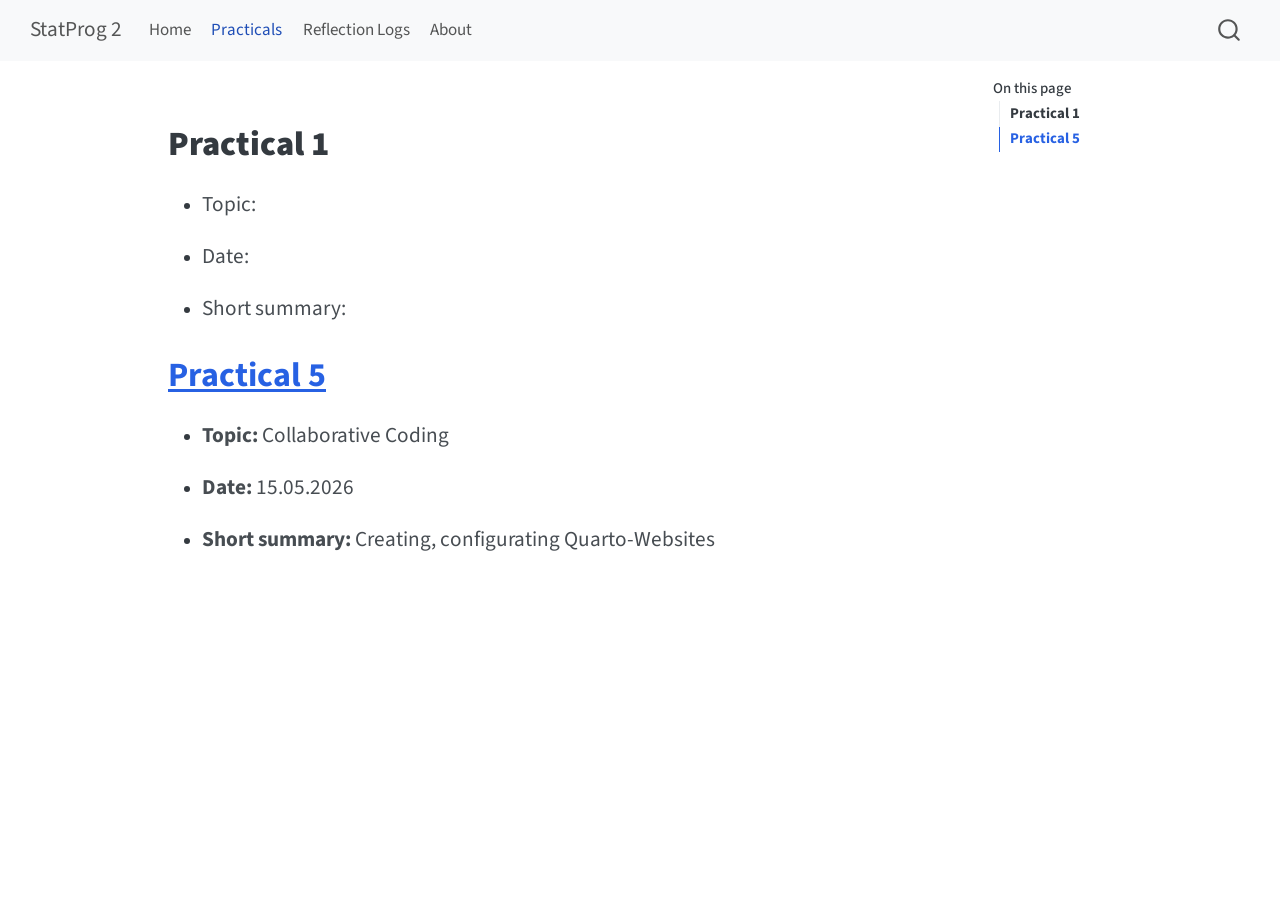
<file: practicals.html>
<!DOCTYPE html>
<html xmlns="http://www.w3.org/1999/xhtml" lang="en" xml:lang="en"><head>

<meta charset="utf-8">
<meta name="generator" content="quarto-1.9.37">

<meta name="viewport" content="width=device-width, initial-scale=1.0, user-scalable=yes">


<title>practicals – StatProg 2</title>
<style>
/* Default styles provided by pandoc.
** See https://pandoc.org/MANUAL.html#variables-for-html for config info.
*/
code{white-space: pre-wrap;}
span.smallcaps{font-variant: small-caps;}
div.columns{display: flex; gap: min(4vw, 1.5em);}
div.column{flex: auto; overflow-x: auto;}
div.hanging-indent{margin-left: 1.5em; text-indent: -1.5em;}
ul.task-list{list-style: none;}
ul.task-list li input[type="checkbox"] {
  width: 0.8em;
  margin: 0 0.8em 0.2em -1em; /* quarto-specific, see https://github.com/quarto-dev/quarto-cli/issues/4556 */ 
  vertical-align: middle;
}
</style>


<script src="site_libs/quarto-nav/quarto-nav.js"></script>
<script src="site_libs/quarto-nav/headroom.min.js"></script>
<script src="site_libs/clipboard/clipboard.min.js"></script>
<script src="site_libs/quarto-search/autocomplete.umd.js"></script>
<script src="site_libs/quarto-search/fuse.min.js"></script>
<script src="site_libs/quarto-search/quarto-search.js"></script>
<meta name="quarto:offset" content="./">
<script src="site_libs/quarto-html/quarto.js" type="module"></script>
<script src="site_libs/quarto-html/tabsets/tabsets.js" type="module"></script>
<script src="site_libs/quarto-html/popper.min.js"></script>
<script src="site_libs/quarto-html/tippy.umd.min.js"></script>
<script src="site_libs/quarto-html/anchor.min.js"></script>
<link href="site_libs/quarto-html/tippy.css" rel="stylesheet">
<link href="site_libs/quarto-html/quarto-syntax-highlighting-acf12a64177840b8d86f2d4f01b2e9fb.css" rel="stylesheet" id="quarto-text-highlighting-styles">
<script src="site_libs/bootstrap/bootstrap.min.js"></script>
<link href="site_libs/bootstrap/bootstrap-icons.css" rel="stylesheet">
<link href="site_libs/bootstrap/bootstrap-06b9016e1a093bc4abcc67fb613d0157.min.css" rel="stylesheet" append-hash="true" id="quarto-bootstrap" data-mode="light">
<script id="quarto-search-options" type="application/json">{
  "location": "navbar",
  "copy-button": false,
  "collapse-after": 3,
  "panel-placement": "end",
  "type": "overlay",
  "limit": 50,
  "keyboard-shortcut": [
    "f",
    "/",
    "s"
  ],
  "show-item-context": false,
  "language": {
    "search-no-results-text": "No results",
    "search-matching-documents-text": "matching documents",
    "search-copy-link-title": "Copy link to search",
    "search-hide-matches-text": "Hide additional matches",
    "search-more-match-text": "more match in this document",
    "search-more-matches-text": "more matches in this document",
    "search-clear-button-title": "Clear",
    "search-text-placeholder": "",
    "search-detached-cancel-button-title": "Cancel",
    "search-submit-button-title": "Submit",
    "search-label": "Search"
  }
}</script>


<link rel="stylesheet" href="styles.css">
</head>

<body class="nav-fixed quarto-light">

<div id="quarto-search-results"></div>
  <header id="quarto-header" class="headroom fixed-top">
    <nav class="navbar navbar-expand-lg " data-bs-theme="dark">
      <div class="navbar-container container-fluid">
      <div class="navbar-brand-container mx-auto">
    <a class="navbar-brand" href="./index.html">
    <span class="navbar-title">StatProg 2</span>
    </a>
  </div>
            <div id="quarto-search" class="" title="Search"></div>
          <button class="navbar-toggler" type="button" data-bs-toggle="collapse" data-bs-target="#navbarCollapse" aria-controls="navbarCollapse" role="menu" aria-expanded="false" aria-label="Toggle navigation" onclick="if (window.quartoToggleHeadroom) { window.quartoToggleHeadroom(); }">
  <span class="navbar-toggler-icon"></span>
</button>
          <div class="collapse navbar-collapse" id="navbarCollapse">
            <ul class="navbar-nav navbar-nav-scroll me-auto">
  <li class="nav-item">
    <a class="nav-link" href="./index.html"> 
<span class="menu-text">Home</span></a>
  </li>  
  <li class="nav-item">
    <a class="nav-link active" href="./practicals.html" aria-current="page"> 
<span class="menu-text">Practicals</span></a>
  </li>  
  <li class="nav-item">
    <a class="nav-link" href="./reflection-logs.html"> 
<span class="menu-text">Reflection Logs</span></a>
  </li>  
  <li class="nav-item">
    <a class="nav-link" href="./about.html"> 
<span class="menu-text">About</span></a>
  </li>  
</ul>
          </div> <!-- /navcollapse -->
            <div class="quarto-navbar-tools">
</div>
      </div> <!-- /container-fluid -->
    </nav>
</header>
<!-- content -->
<div id="quarto-content" class="quarto-container page-columns page-rows-contents page-layout-article page-navbar">
<!-- sidebar -->
<!-- margin-sidebar -->
    <div id="quarto-margin-sidebar" class="sidebar margin-sidebar">
        <nav id="TOC" role="doc-toc" class="toc-active">
    <h2 id="toc-title">On this page</h2>
   
  <ul>
  <li><a href="#practical-1" id="toc-practical-1" class="nav-link active" data-scroll-target="#practical-1"><strong>Practical 1</strong></a></li>
  <li><a href="#practical-5" id="toc-practical-5" class="nav-link" data-scroll-target="#practical-5"><strong>Practical 5</strong></a></li>
  </ul>
</nav>
    </div>
<!-- main -->
<main class="content" id="quarto-document-content"><header id="title-block-header" class="quarto-title-block"></header>




<section id="practical-1" class="level1">
<h1><strong>Practical 1</strong></h1>
<ul>
<li><h4 id="topic" class="anchored" data-anchor-id="practical-1">Topic:</h4></li>
<li><h4 id="date" class="anchored">Date:</h4></li>
<li><h4 id="short-summary" class="anchored">Short summary:</h4></li>
</ul>
</section>
<section id="practical-5" class="level1">
<h1><a href="./practical_5.html"><strong>Practical 5</strong></a></h1>
<ul>
<li><h4 id="topic-collaborative-coding" class="anchored" data-anchor-id="practical-5"><strong>Topic:</strong> Collaborative Coding</h4></li>
<li><h4 id="date-15.05.2026" class="anchored"><strong>Date:</strong> 15.05.2026</h4></li>
<li><h4 id="short-summary-creating-configurating-quarto-websites" class="anchored"><strong>Short summary:</strong> Creating, configurating Quarto-Websites</h4></li>
</ul>


</section>

</main> <!-- /main -->
<script id="quarto-html-after-body" type="application/javascript">
  window.document.addEventListener("DOMContentLoaded", function (event) {
    const icon = "";
    const anchorJS = new window.AnchorJS();
    anchorJS.options = {
      placement: 'right',
      icon: icon
    };
    anchorJS.add('.anchored');
    const isCodeAnnotation = (el) => {
      for (const clz of el.classList) {
        if (clz.startsWith('code-annotation-')) {                     
          return true;
        }
      }
      return false;
    }
    const onCopySuccess = function(e) {
      // button target
      const button = e.trigger;
      // don't keep focus
      button.blur();
      // flash "checked"
      button.classList.add('code-copy-button-checked');
      var currentTitle = button.getAttribute("title");
      button.setAttribute("title", "Copied!");
      let tooltip;
      if (window.bootstrap) {
        button.setAttribute("data-bs-toggle", "tooltip");
        button.setAttribute("data-bs-placement", "left");
        button.setAttribute("data-bs-title", "Copied!");
        tooltip = new bootstrap.Tooltip(button, 
          { trigger: "manual", 
            customClass: "code-copy-button-tooltip",
            offset: [0, -8]});
        tooltip.show();    
      }
      setTimeout(function() {
        if (tooltip) {
          tooltip.hide();
          button.removeAttribute("data-bs-title");
          button.removeAttribute("data-bs-toggle");
          button.removeAttribute("data-bs-placement");
        }
        button.setAttribute("title", currentTitle);
        button.classList.remove('code-copy-button-checked');
      }, 1000);
      // clear code selection
      e.clearSelection();
    }
    const getTextToCopy = function(trigger) {
      const outerScaffold = trigger.parentElement.cloneNode(true);
      const codeEl = outerScaffold.querySelector('code');
      for (const childEl of codeEl.children) {
        if (isCodeAnnotation(childEl)) {
          childEl.remove();
        }
      }
      return codeEl.innerText;
    }
    const clipboard = new window.ClipboardJS('.code-copy-button:not([data-in-quarto-modal])', {
      text: getTextToCopy
    });
    clipboard.on('success', onCopySuccess);
    if (window.document.getElementById('quarto-embedded-source-code-modal')) {
      const clipboardModal = new window.ClipboardJS('.code-copy-button[data-in-quarto-modal]', {
        text: getTextToCopy,
        container: window.document.getElementById('quarto-embedded-source-code-modal')
      });
      clipboardModal.on('success', onCopySuccess);
    }
      var localhostRegex = new RegExp(/^(?:http|https):\/\/localhost\:?[0-9]*\//);
      var mailtoRegex = new RegExp(/^mailto:/);
        var filterRegex = new RegExp('/' + window.location.host + '/');
      var isInternal = (href) => {
          return filterRegex.test(href) || localhostRegex.test(href) || mailtoRegex.test(href);
      }
      // Inspect non-navigation links and adorn them if external
     var links = window.document.querySelectorAll('a[href]:not(.nav-link):not(.navbar-brand):not(.toc-action):not(.sidebar-link):not(.sidebar-item-toggle):not(.pagination-link):not(.no-external):not([aria-hidden]):not(.dropdown-item):not(.quarto-navigation-tool):not(.about-link)');
      for (var i=0; i<links.length; i++) {
        const link = links[i];
        if (!isInternal(link.href)) {
          // undo the damage that might have been done by quarto-nav.js in the case of
          // links that we want to consider external
          if (link.dataset.originalHref !== undefined) {
            link.href = link.dataset.originalHref;
          }
        }
      }
    function tippyHover(el, contentFn, onTriggerFn, onUntriggerFn) {
      const config = {
        allowHTML: true,
        maxWidth: 500,
        delay: 100,
        arrow: false,
        appendTo: function(el) {
            return el.parentElement;
        },
        interactive: true,
        interactiveBorder: 10,
        theme: 'quarto',
        placement: 'bottom-start',
      };
      if (contentFn) {
        config.content = contentFn;
      }
      if (onTriggerFn) {
        config.onTrigger = onTriggerFn;
      }
      if (onUntriggerFn) {
        config.onUntrigger = onUntriggerFn;
      }
      window.tippy(el, config); 
    }
    const noterefs = window.document.querySelectorAll('a[role="doc-noteref"]');
    for (var i=0; i<noterefs.length; i++) {
      const ref = noterefs[i];
      tippyHover(ref, function() {
        // use id or data attribute instead here
        let href = ref.getAttribute('data-footnote-href') || ref.getAttribute('href');
        try { href = new URL(href).hash; } catch {}
        const id = href.replace(/^#\/?/, "");
        const note = window.document.getElementById(id);
        if (note) {
          return note.innerHTML;
        } else {
          return "";
        }
      });
    }
    const xrefs = window.document.querySelectorAll('a.quarto-xref');
    const processXRef = (id, note) => {
      // Strip column container classes
      const stripColumnClz = (el) => {
        el.classList.remove("page-full", "page-columns");
        if (el.children) {
          for (const child of el.children) {
            stripColumnClz(child);
          }
        }
      }
      stripColumnClz(note)
      if (id === null || id.startsWith('sec-')) {
        // Special case sections, only their first couple elements
        const container = document.createElement("div");
        if (note.children && note.children.length > 2) {
          container.appendChild(note.children[0].cloneNode(true));
          for (let i = 1; i < note.children.length; i++) {
            const child = note.children[i];
            if (child.tagName === "P" && child.innerText === "") {
              continue;
            } else {
              container.appendChild(child.cloneNode(true));
              break;
            }
          }
          if (window.Quarto?.typesetMath) {
            window.Quarto.typesetMath(container);
          }
          return container.innerHTML
        } else {
          if (window.Quarto?.typesetMath) {
            window.Quarto.typesetMath(note);
          }
          return note.innerHTML;
        }
      } else {
        // Remove any anchor links if they are present
        const anchorLink = note.querySelector('a.anchorjs-link');
        if (anchorLink) {
          anchorLink.remove();
        }
        if (window.Quarto?.typesetMath) {
          window.Quarto.typesetMath(note);
        }
        if (note.classList.contains("callout")) {
          return note.outerHTML;
        } else {
          return note.innerHTML;
        }
      }
    }
    for (var i=0; i<xrefs.length; i++) {
      const xref = xrefs[i];
      tippyHover(xref, undefined, function(instance) {
        instance.disable();
        let url = xref.getAttribute('href');
        let hash = undefined; 
        if (url.startsWith('#')) {
          hash = url;
        } else {
          try { hash = new URL(url).hash; } catch {}
        }
        if (hash) {
          const id = hash.replace(/^#\/?/, "");
          const note = window.document.getElementById(id);
          if (note !== null) {
            try {
              const html = processXRef(id, note.cloneNode(true));
              instance.setContent(html);
            } finally {
              instance.enable();
              instance.show();
            }
          } else {
            // See if we can fetch this
            fetch(url.split('#')[0])
            .then(res => res.text())
            .then(html => {
              const parser = new DOMParser();
              const htmlDoc = parser.parseFromString(html, "text/html");
              const note = htmlDoc.getElementById(id);
              if (note !== null) {
                const html = processXRef(id, note);
                instance.setContent(html);
              } 
            }).finally(() => {
              instance.enable();
              instance.show();
            });
          }
        } else {
          // See if we can fetch a full url (with no hash to target)
          // This is a special case and we should probably do some content thinning / targeting
          fetch(url)
          .then(res => res.text())
          .then(html => {
            const parser = new DOMParser();
            const htmlDoc = parser.parseFromString(html, "text/html");
            const note = htmlDoc.querySelector('main.content');
            if (note !== null) {
              // This should only happen for chapter cross references
              // (since there is no id in the URL)
              // remove the first header
              if (note.children.length > 0 && note.children[0].tagName === "HEADER") {
                note.children[0].remove();
              }
              const html = processXRef(null, note);
              instance.setContent(html);
            } 
          }).finally(() => {
            instance.enable();
            instance.show();
          });
        }
      }, function(instance) {
      });
    }
        let selectedAnnoteEl;
        const selectorForAnnotation = ( cell, annotation) => {
          let cellAttr = 'data-code-cell="' + cell + '"';
          let lineAttr = 'data-code-annotation="' +  annotation + '"';
          const selector = 'span[' + cellAttr + '][' + lineAttr + ']';
          return selector;
        }
        const selectCodeLines = (annoteEl) => {
          const doc = window.document;
          const targetCell = annoteEl.getAttribute("data-target-cell");
          const targetAnnotation = annoteEl.getAttribute("data-target-annotation");
          const annoteSpan = window.document.querySelector(selectorForAnnotation(targetCell, targetAnnotation));
          const lines = annoteSpan.getAttribute("data-code-lines").split(",");
          const lineIds = lines.map((line) => {
            return targetCell + "-" + line;
          })
          let top = null;
          let height = null;
          let parent = null;
          if (lineIds.length > 0) {
              //compute the position of the single el (top and bottom and make a div)
              const el = window.document.getElementById(lineIds[0]);
              top = el.offsetTop;
              height = el.offsetHeight;
              parent = el.parentElement.parentElement;
            if (lineIds.length > 1) {
              const lastEl = window.document.getElementById(lineIds[lineIds.length - 1]);
              const bottom = lastEl.offsetTop + lastEl.offsetHeight;
              height = bottom - top;
            }
            if (top !== null && height !== null && parent !== null) {
              // cook up a div (if necessary) and position it 
              let div = window.document.getElementById("code-annotation-line-highlight");
              if (div === null) {
                div = window.document.createElement("div");
                div.setAttribute("id", "code-annotation-line-highlight");
                div.style.position = 'absolute';
                parent.appendChild(div);
              }
              div.style.top = top - 2 + "px";
              div.style.height = height + 4 + "px";
              div.style.left = 0;
              let gutterDiv = window.document.getElementById("code-annotation-line-highlight-gutter");
              if (gutterDiv === null) {
                gutterDiv = window.document.createElement("div");
                gutterDiv.setAttribute("id", "code-annotation-line-highlight-gutter");
                gutterDiv.style.position = 'absolute';
                const codeCell = window.document.getElementById(targetCell);
                const gutter = codeCell.querySelector('.code-annotation-gutter');
                gutter.appendChild(gutterDiv);
              }
              gutterDiv.style.top = top - 2 + "px";
              gutterDiv.style.height = height + 4 + "px";
            }
            selectedAnnoteEl = annoteEl;
          }
        };
        const unselectCodeLines = () => {
          const elementsIds = ["code-annotation-line-highlight", "code-annotation-line-highlight-gutter"];
          elementsIds.forEach((elId) => {
            const div = window.document.getElementById(elId);
            if (div) {
              div.remove();
            }
          });
          selectedAnnoteEl = undefined;
        };
          // Handle positioning of the toggle
      window.addEventListener(
        "resize",
        throttle(() => {
          elRect = undefined;
          if (selectedAnnoteEl) {
            selectCodeLines(selectedAnnoteEl);
          }
        }, 10)
      );
      function throttle(fn, ms) {
      let throttle = false;
      let timer;
        return (...args) => {
          if(!throttle) { // first call gets through
              fn.apply(this, args);
              throttle = true;
          } else { // all the others get throttled
              if(timer) clearTimeout(timer); // cancel #2
              timer = setTimeout(() => {
                fn.apply(this, args);
                timer = throttle = false;
              }, ms);
          }
        };
      }
        // Attach click handler to the DT
        const annoteDls = window.document.querySelectorAll('dt[data-target-cell]');
        for (const annoteDlNode of annoteDls) {
          annoteDlNode.addEventListener('click', (event) => {
            const clickedEl = event.target;
            if (clickedEl !== selectedAnnoteEl) {
              unselectCodeLines();
              const activeEl = window.document.querySelector('dt[data-target-cell].code-annotation-active');
              if (activeEl) {
                activeEl.classList.remove('code-annotation-active');
              }
              selectCodeLines(clickedEl);
              clickedEl.classList.add('code-annotation-active');
            } else {
              // Unselect the line
              unselectCodeLines();
              clickedEl.classList.remove('code-annotation-active');
            }
          });
        }
    const findCites = (el) => {
      const parentEl = el.parentElement;
      if (parentEl) {
        const cites = parentEl.dataset.cites;
        if (cites) {
          return {
            el,
            cites: cites.split(' ')
          };
        } else {
          return findCites(el.parentElement)
        }
      } else {
        return undefined;
      }
    };
    var bibliorefs = window.document.querySelectorAll('a[role="doc-biblioref"]');
    for (var i=0; i<bibliorefs.length; i++) {
      const ref = bibliorefs[i];
      const citeInfo = findCites(ref);
      if (citeInfo) {
        tippyHover(citeInfo.el, function() {
          var popup = window.document.createElement('div');
          citeInfo.cites.forEach(function(cite) {
            var citeDiv = window.document.createElement('div');
            citeDiv.classList.add('hanging-indent');
            citeDiv.classList.add('csl-entry');
            var biblioDiv = window.document.getElementById('ref-' + cite);
            if (biblioDiv) {
              citeDiv.innerHTML = biblioDiv.innerHTML;
            }
            popup.appendChild(citeDiv);
          });
          return popup.innerHTML;
        });
      }
    }
  });
  </script>
</div> <!-- /content -->




</body></html>
</file>
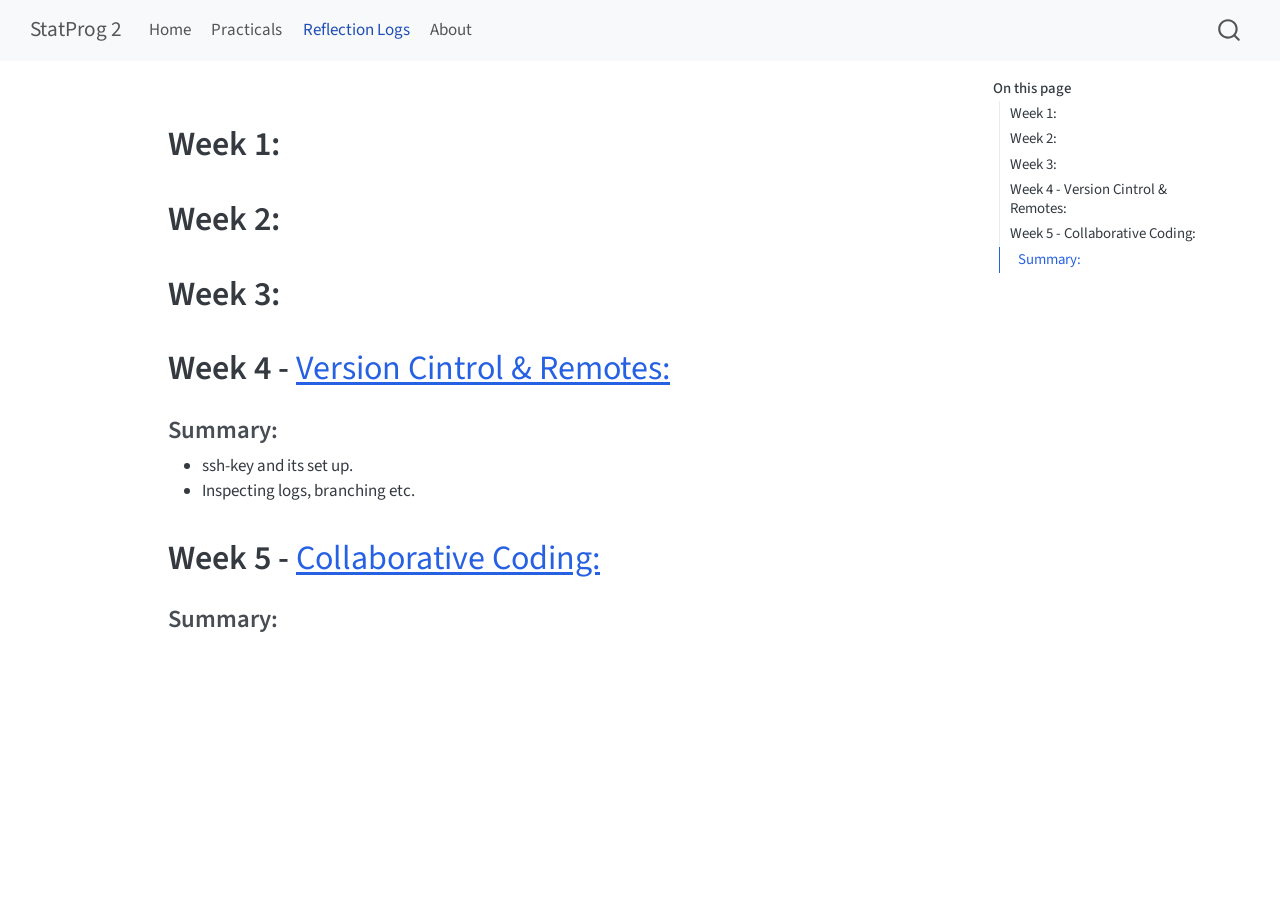
<file: reflection-logs.html>
<!DOCTYPE html>
<html xmlns="http://www.w3.org/1999/xhtml" lang="en" xml:lang="en"><head>

<meta charset="utf-8">
<meta name="generator" content="quarto-1.9.37">

<meta name="viewport" content="width=device-width, initial-scale=1.0, user-scalable=yes">


<title>reflection-logs – StatProg 2</title>
<style>
/* Default styles provided by pandoc.
** See https://pandoc.org/MANUAL.html#variables-for-html for config info.
*/
code{white-space: pre-wrap;}
span.smallcaps{font-variant: small-caps;}
div.columns{display: flex; gap: min(4vw, 1.5em);}
div.column{flex: auto; overflow-x: auto;}
div.hanging-indent{margin-left: 1.5em; text-indent: -1.5em;}
ul.task-list{list-style: none;}
ul.task-list li input[type="checkbox"] {
  width: 0.8em;
  margin: 0 0.8em 0.2em -1em; /* quarto-specific, see https://github.com/quarto-dev/quarto-cli/issues/4556 */ 
  vertical-align: middle;
}
</style>


<script src="site_libs/quarto-nav/quarto-nav.js"></script>
<script src="site_libs/quarto-nav/headroom.min.js"></script>
<script src="site_libs/clipboard/clipboard.min.js"></script>
<script src="site_libs/quarto-search/autocomplete.umd.js"></script>
<script src="site_libs/quarto-search/fuse.min.js"></script>
<script src="site_libs/quarto-search/quarto-search.js"></script>
<meta name="quarto:offset" content="./">
<script src="site_libs/quarto-html/quarto.js" type="module"></script>
<script src="site_libs/quarto-html/tabsets/tabsets.js" type="module"></script>
<script src="site_libs/quarto-html/popper.min.js"></script>
<script src="site_libs/quarto-html/tippy.umd.min.js"></script>
<script src="site_libs/quarto-html/anchor.min.js"></script>
<link href="site_libs/quarto-html/tippy.css" rel="stylesheet">
<link href="site_libs/quarto-html/quarto-syntax-highlighting-acf12a64177840b8d86f2d4f01b2e9fb.css" rel="stylesheet" id="quarto-text-highlighting-styles">
<script src="site_libs/bootstrap/bootstrap.min.js"></script>
<link href="site_libs/bootstrap/bootstrap-icons.css" rel="stylesheet">
<link href="site_libs/bootstrap/bootstrap-06b9016e1a093bc4abcc67fb613d0157.min.css" rel="stylesheet" append-hash="true" id="quarto-bootstrap" data-mode="light">
<script id="quarto-search-options" type="application/json">{
  "location": "navbar",
  "copy-button": false,
  "collapse-after": 3,
  "panel-placement": "end",
  "type": "overlay",
  "limit": 50,
  "keyboard-shortcut": [
    "f",
    "/",
    "s"
  ],
  "show-item-context": false,
  "language": {
    "search-no-results-text": "No results",
    "search-matching-documents-text": "matching documents",
    "search-copy-link-title": "Copy link to search",
    "search-hide-matches-text": "Hide additional matches",
    "search-more-match-text": "more match in this document",
    "search-more-matches-text": "more matches in this document",
    "search-clear-button-title": "Clear",
    "search-text-placeholder": "",
    "search-detached-cancel-button-title": "Cancel",
    "search-submit-button-title": "Submit",
    "search-label": "Search"
  }
}</script>


<link rel="stylesheet" href="styles.css">
</head>

<body class="nav-fixed quarto-light">

<div id="quarto-search-results"></div>
  <header id="quarto-header" class="headroom fixed-top">
    <nav class="navbar navbar-expand-lg " data-bs-theme="dark">
      <div class="navbar-container container-fluid">
      <div class="navbar-brand-container mx-auto">
    <a class="navbar-brand" href="./index.html">
    <span class="navbar-title">StatProg 2</span>
    </a>
  </div>
            <div id="quarto-search" class="" title="Search"></div>
          <button class="navbar-toggler" type="button" data-bs-toggle="collapse" data-bs-target="#navbarCollapse" aria-controls="navbarCollapse" role="menu" aria-expanded="false" aria-label="Toggle navigation" onclick="if (window.quartoToggleHeadroom) { window.quartoToggleHeadroom(); }">
  <span class="navbar-toggler-icon"></span>
</button>
          <div class="collapse navbar-collapse" id="navbarCollapse">
            <ul class="navbar-nav navbar-nav-scroll me-auto">
  <li class="nav-item">
    <a class="nav-link" href="./index.html"> 
<span class="menu-text">Home</span></a>
  </li>  
  <li class="nav-item">
    <a class="nav-link" href="./practicals.html"> 
<span class="menu-text">Practicals</span></a>
  </li>  
  <li class="nav-item">
    <a class="nav-link active" href="./reflection-logs.html" aria-current="page"> 
<span class="menu-text">Reflection Logs</span></a>
  </li>  
  <li class="nav-item">
    <a class="nav-link" href="./about.html"> 
<span class="menu-text">About</span></a>
  </li>  
</ul>
          </div> <!-- /navcollapse -->
            <div class="quarto-navbar-tools">
</div>
      </div> <!-- /container-fluid -->
    </nav>
</header>
<!-- content -->
<div id="quarto-content" class="quarto-container page-columns page-rows-contents page-layout-article page-navbar">
<!-- sidebar -->
<!-- margin-sidebar -->
    <div id="quarto-margin-sidebar" class="sidebar margin-sidebar">
        <nav id="TOC" role="doc-toc" class="toc-active">
    <h2 id="toc-title">On this page</h2>
   
  <ul>
  <li><a href="#week-1" id="toc-week-1" class="nav-link active" data-scroll-target="#week-1">Week 1:</a></li>
  <li><a href="#week-2" id="toc-week-2" class="nav-link" data-scroll-target="#week-2">Week 2:</a></li>
  <li><a href="#week-3" id="toc-week-3" class="nav-link" data-scroll-target="#week-3">Week 3:</a></li>
  <li><a href="#week-4---version-cintrol-remotes" id="toc-week-4---version-cintrol-remotes" class="nav-link" data-scroll-target="#week-4---version-cintrol-remotes">Week 4 - Version Cintrol &amp; Remotes:</a>
  <ul class="collapse">
  <li><a href="#summary" id="toc-summary" class="nav-link" data-scroll-target="#summary">Summary:</a></li>
  </ul></li>
  <li><a href="#week-5---collaborative-coding" id="toc-week-5---collaborative-coding" class="nav-link" data-scroll-target="#week-5---collaborative-coding">Week 5 - Collaborative Coding:</a>
  <ul class="collapse">
  <li><a href="#summary-1" id="toc-summary-1" class="nav-link" data-scroll-target="#summary-1">Summary:</a></li>
  </ul></li>
  </ul>
</nav>
    </div>
<!-- main -->
<main class="content" id="quarto-document-content"><header id="title-block-header" class="quarto-title-block"></header>




<section id="week-1" class="level1">
<h1>Week 1:</h1>
</section>
<section id="week-2" class="level1">
<h1>Week 2:</h1>
</section>
<section id="week-3" class="level1">
<h1>Week 3:</h1>
</section>
<section id="week-4---version-cintrol-remotes" class="level1">
<h1>Week 4 - <a href="./reflection4.html">Version Cintrol &amp; Remotes:</a></h1>
<section id="summary" class="level3">
<h3 class="anchored" data-anchor-id="summary">Summary:</h3>
<ul>
<li>ssh-key and its set up.</li>
<li>Inspecting logs, branching etc.</li>
</ul>
</section>
</section>
<section id="week-5---collaborative-coding" class="level1">
<h1>Week 5 - <a href="./reflection_5.html">Collaborative Coding:</a></h1>
<section id="summary-1" class="level3">
<h3 class="anchored" data-anchor-id="summary-1">Summary:</h3>


</section>
</section>

</main> <!-- /main -->
<script id="quarto-html-after-body" type="application/javascript">
  window.document.addEventListener("DOMContentLoaded", function (event) {
    const icon = "";
    const anchorJS = new window.AnchorJS();
    anchorJS.options = {
      placement: 'right',
      icon: icon
    };
    anchorJS.add('.anchored');
    const isCodeAnnotation = (el) => {
      for (const clz of el.classList) {
        if (clz.startsWith('code-annotation-')) {                     
          return true;
        }
      }
      return false;
    }
    const onCopySuccess = function(e) {
      // button target
      const button = e.trigger;
      // don't keep focus
      button.blur();
      // flash "checked"
      button.classList.add('code-copy-button-checked');
      var currentTitle = button.getAttribute("title");
      button.setAttribute("title", "Copied!");
      let tooltip;
      if (window.bootstrap) {
        button.setAttribute("data-bs-toggle", "tooltip");
        button.setAttribute("data-bs-placement", "left");
        button.setAttribute("data-bs-title", "Copied!");
        tooltip = new bootstrap.Tooltip(button, 
          { trigger: "manual", 
            customClass: "code-copy-button-tooltip",
            offset: [0, -8]});
        tooltip.show();    
      }
      setTimeout(function() {
        if (tooltip) {
          tooltip.hide();
          button.removeAttribute("data-bs-title");
          button.removeAttribute("data-bs-toggle");
          button.removeAttribute("data-bs-placement");
        }
        button.setAttribute("title", currentTitle);
        button.classList.remove('code-copy-button-checked');
      }, 1000);
      // clear code selection
      e.clearSelection();
    }
    const getTextToCopy = function(trigger) {
      const outerScaffold = trigger.parentElement.cloneNode(true);
      const codeEl = outerScaffold.querySelector('code');
      for (const childEl of codeEl.children) {
        if (isCodeAnnotation(childEl)) {
          childEl.remove();
        }
      }
      return codeEl.innerText;
    }
    const clipboard = new window.ClipboardJS('.code-copy-button:not([data-in-quarto-modal])', {
      text: getTextToCopy
    });
    clipboard.on('success', onCopySuccess);
    if (window.document.getElementById('quarto-embedded-source-code-modal')) {
      const clipboardModal = new window.ClipboardJS('.code-copy-button[data-in-quarto-modal]', {
        text: getTextToCopy,
        container: window.document.getElementById('quarto-embedded-source-code-modal')
      });
      clipboardModal.on('success', onCopySuccess);
    }
      var localhostRegex = new RegExp(/^(?:http|https):\/\/localhost\:?[0-9]*\//);
      var mailtoRegex = new RegExp(/^mailto:/);
        var filterRegex = new RegExp('/' + window.location.host + '/');
      var isInternal = (href) => {
          return filterRegex.test(href) || localhostRegex.test(href) || mailtoRegex.test(href);
      }
      // Inspect non-navigation links and adorn them if external
     var links = window.document.querySelectorAll('a[href]:not(.nav-link):not(.navbar-brand):not(.toc-action):not(.sidebar-link):not(.sidebar-item-toggle):not(.pagination-link):not(.no-external):not([aria-hidden]):not(.dropdown-item):not(.quarto-navigation-tool):not(.about-link)');
      for (var i=0; i<links.length; i++) {
        const link = links[i];
        if (!isInternal(link.href)) {
          // undo the damage that might have been done by quarto-nav.js in the case of
          // links that we want to consider external
          if (link.dataset.originalHref !== undefined) {
            link.href = link.dataset.originalHref;
          }
        }
      }
    function tippyHover(el, contentFn, onTriggerFn, onUntriggerFn) {
      const config = {
        allowHTML: true,
        maxWidth: 500,
        delay: 100,
        arrow: false,
        appendTo: function(el) {
            return el.parentElement;
        },
        interactive: true,
        interactiveBorder: 10,
        theme: 'quarto',
        placement: 'bottom-start',
      };
      if (contentFn) {
        config.content = contentFn;
      }
      if (onTriggerFn) {
        config.onTrigger = onTriggerFn;
      }
      if (onUntriggerFn) {
        config.onUntrigger = onUntriggerFn;
      }
      window.tippy(el, config); 
    }
    const noterefs = window.document.querySelectorAll('a[role="doc-noteref"]');
    for (var i=0; i<noterefs.length; i++) {
      const ref = noterefs[i];
      tippyHover(ref, function() {
        // use id or data attribute instead here
        let href = ref.getAttribute('data-footnote-href') || ref.getAttribute('href');
        try { href = new URL(href).hash; } catch {}
        const id = href.replace(/^#\/?/, "");
        const note = window.document.getElementById(id);
        if (note) {
          return note.innerHTML;
        } else {
          return "";
        }
      });
    }
    const xrefs = window.document.querySelectorAll('a.quarto-xref');
    const processXRef = (id, note) => {
      // Strip column container classes
      const stripColumnClz = (el) => {
        el.classList.remove("page-full", "page-columns");
        if (el.children) {
          for (const child of el.children) {
            stripColumnClz(child);
          }
        }
      }
      stripColumnClz(note)
      if (id === null || id.startsWith('sec-')) {
        // Special case sections, only their first couple elements
        const container = document.createElement("div");
        if (note.children && note.children.length > 2) {
          container.appendChild(note.children[0].cloneNode(true));
          for (let i = 1; i < note.children.length; i++) {
            const child = note.children[i];
            if (child.tagName === "P" && child.innerText === "") {
              continue;
            } else {
              container.appendChild(child.cloneNode(true));
              break;
            }
          }
          if (window.Quarto?.typesetMath) {
            window.Quarto.typesetMath(container);
          }
          return container.innerHTML
        } else {
          if (window.Quarto?.typesetMath) {
            window.Quarto.typesetMath(note);
          }
          return note.innerHTML;
        }
      } else {
        // Remove any anchor links if they are present
        const anchorLink = note.querySelector('a.anchorjs-link');
        if (anchorLink) {
          anchorLink.remove();
        }
        if (window.Quarto?.typesetMath) {
          window.Quarto.typesetMath(note);
        }
        if (note.classList.contains("callout")) {
          return note.outerHTML;
        } else {
          return note.innerHTML;
        }
      }
    }
    for (var i=0; i<xrefs.length; i++) {
      const xref = xrefs[i];
      tippyHover(xref, undefined, function(instance) {
        instance.disable();
        let url = xref.getAttribute('href');
        let hash = undefined; 
        if (url.startsWith('#')) {
          hash = url;
        } else {
          try { hash = new URL(url).hash; } catch {}
        }
        if (hash) {
          const id = hash.replace(/^#\/?/, "");
          const note = window.document.getElementById(id);
          if (note !== null) {
            try {
              const html = processXRef(id, note.cloneNode(true));
              instance.setContent(html);
            } finally {
              instance.enable();
              instance.show();
            }
          } else {
            // See if we can fetch this
            fetch(url.split('#')[0])
            .then(res => res.text())
            .then(html => {
              const parser = new DOMParser();
              const htmlDoc = parser.parseFromString(html, "text/html");
              const note = htmlDoc.getElementById(id);
              if (note !== null) {
                const html = processXRef(id, note);
                instance.setContent(html);
              } 
            }).finally(() => {
              instance.enable();
              instance.show();
            });
          }
        } else {
          // See if we can fetch a full url (with no hash to target)
          // This is a special case and we should probably do some content thinning / targeting
          fetch(url)
          .then(res => res.text())
          .then(html => {
            const parser = new DOMParser();
            const htmlDoc = parser.parseFromString(html, "text/html");
            const note = htmlDoc.querySelector('main.content');
            if (note !== null) {
              // This should only happen for chapter cross references
              // (since there is no id in the URL)
              // remove the first header
              if (note.children.length > 0 && note.children[0].tagName === "HEADER") {
                note.children[0].remove();
              }
              const html = processXRef(null, note);
              instance.setContent(html);
            } 
          }).finally(() => {
            instance.enable();
            instance.show();
          });
        }
      }, function(instance) {
      });
    }
        let selectedAnnoteEl;
        const selectorForAnnotation = ( cell, annotation) => {
          let cellAttr = 'data-code-cell="' + cell + '"';
          let lineAttr = 'data-code-annotation="' +  annotation + '"';
          const selector = 'span[' + cellAttr + '][' + lineAttr + ']';
          return selector;
        }
        const selectCodeLines = (annoteEl) => {
          const doc = window.document;
          const targetCell = annoteEl.getAttribute("data-target-cell");
          const targetAnnotation = annoteEl.getAttribute("data-target-annotation");
          const annoteSpan = window.document.querySelector(selectorForAnnotation(targetCell, targetAnnotation));
          const lines = annoteSpan.getAttribute("data-code-lines").split(",");
          const lineIds = lines.map((line) => {
            return targetCell + "-" + line;
          })
          let top = null;
          let height = null;
          let parent = null;
          if (lineIds.length > 0) {
              //compute the position of the single el (top and bottom and make a div)
              const el = window.document.getElementById(lineIds[0]);
              top = el.offsetTop;
              height = el.offsetHeight;
              parent = el.parentElement.parentElement;
            if (lineIds.length > 1) {
              const lastEl = window.document.getElementById(lineIds[lineIds.length - 1]);
              const bottom = lastEl.offsetTop + lastEl.offsetHeight;
              height = bottom - top;
            }
            if (top !== null && height !== null && parent !== null) {
              // cook up a div (if necessary) and position it 
              let div = window.document.getElementById("code-annotation-line-highlight");
              if (div === null) {
                div = window.document.createElement("div");
                div.setAttribute("id", "code-annotation-line-highlight");
                div.style.position = 'absolute';
                parent.appendChild(div);
              }
              div.style.top = top - 2 + "px";
              div.style.height = height + 4 + "px";
              div.style.left = 0;
              let gutterDiv = window.document.getElementById("code-annotation-line-highlight-gutter");
              if (gutterDiv === null) {
                gutterDiv = window.document.createElement("div");
                gutterDiv.setAttribute("id", "code-annotation-line-highlight-gutter");
                gutterDiv.style.position = 'absolute';
                const codeCell = window.document.getElementById(targetCell);
                const gutter = codeCell.querySelector('.code-annotation-gutter');
                gutter.appendChild(gutterDiv);
              }
              gutterDiv.style.top = top - 2 + "px";
              gutterDiv.style.height = height + 4 + "px";
            }
            selectedAnnoteEl = annoteEl;
          }
        };
        const unselectCodeLines = () => {
          const elementsIds = ["code-annotation-line-highlight", "code-annotation-line-highlight-gutter"];
          elementsIds.forEach((elId) => {
            const div = window.document.getElementById(elId);
            if (div) {
              div.remove();
            }
          });
          selectedAnnoteEl = undefined;
        };
          // Handle positioning of the toggle
      window.addEventListener(
        "resize",
        throttle(() => {
          elRect = undefined;
          if (selectedAnnoteEl) {
            selectCodeLines(selectedAnnoteEl);
          }
        }, 10)
      );
      function throttle(fn, ms) {
      let throttle = false;
      let timer;
        return (...args) => {
          if(!throttle) { // first call gets through
              fn.apply(this, args);
              throttle = true;
          } else { // all the others get throttled
              if(timer) clearTimeout(timer); // cancel #2
              timer = setTimeout(() => {
                fn.apply(this, args);
                timer = throttle = false;
              }, ms);
          }
        };
      }
        // Attach click handler to the DT
        const annoteDls = window.document.querySelectorAll('dt[data-target-cell]');
        for (const annoteDlNode of annoteDls) {
          annoteDlNode.addEventListener('click', (event) => {
            const clickedEl = event.target;
            if (clickedEl !== selectedAnnoteEl) {
              unselectCodeLines();
              const activeEl = window.document.querySelector('dt[data-target-cell].code-annotation-active');
              if (activeEl) {
                activeEl.classList.remove('code-annotation-active');
              }
              selectCodeLines(clickedEl);
              clickedEl.classList.add('code-annotation-active');
            } else {
              // Unselect the line
              unselectCodeLines();
              clickedEl.classList.remove('code-annotation-active');
            }
          });
        }
    const findCites = (el) => {
      const parentEl = el.parentElement;
      if (parentEl) {
        const cites = parentEl.dataset.cites;
        if (cites) {
          return {
            el,
            cites: cites.split(' ')
          };
        } else {
          return findCites(el.parentElement)
        }
      } else {
        return undefined;
      }
    };
    var bibliorefs = window.document.querySelectorAll('a[role="doc-biblioref"]');
    for (var i=0; i<bibliorefs.length; i++) {
      const ref = bibliorefs[i];
      const citeInfo = findCites(ref);
      if (citeInfo) {
        tippyHover(citeInfo.el, function() {
          var popup = window.document.createElement('div');
          citeInfo.cites.forEach(function(cite) {
            var citeDiv = window.document.createElement('div');
            citeDiv.classList.add('hanging-indent');
            citeDiv.classList.add('csl-entry');
            var biblioDiv = window.document.getElementById('ref-' + cite);
            if (biblioDiv) {
              citeDiv.innerHTML = biblioDiv.innerHTML;
            }
            popup.appendChild(citeDiv);
          });
          return popup.innerHTML;
        });
      }
    }
  });
  </script>
</div> <!-- /content -->




</body></html>
</file>
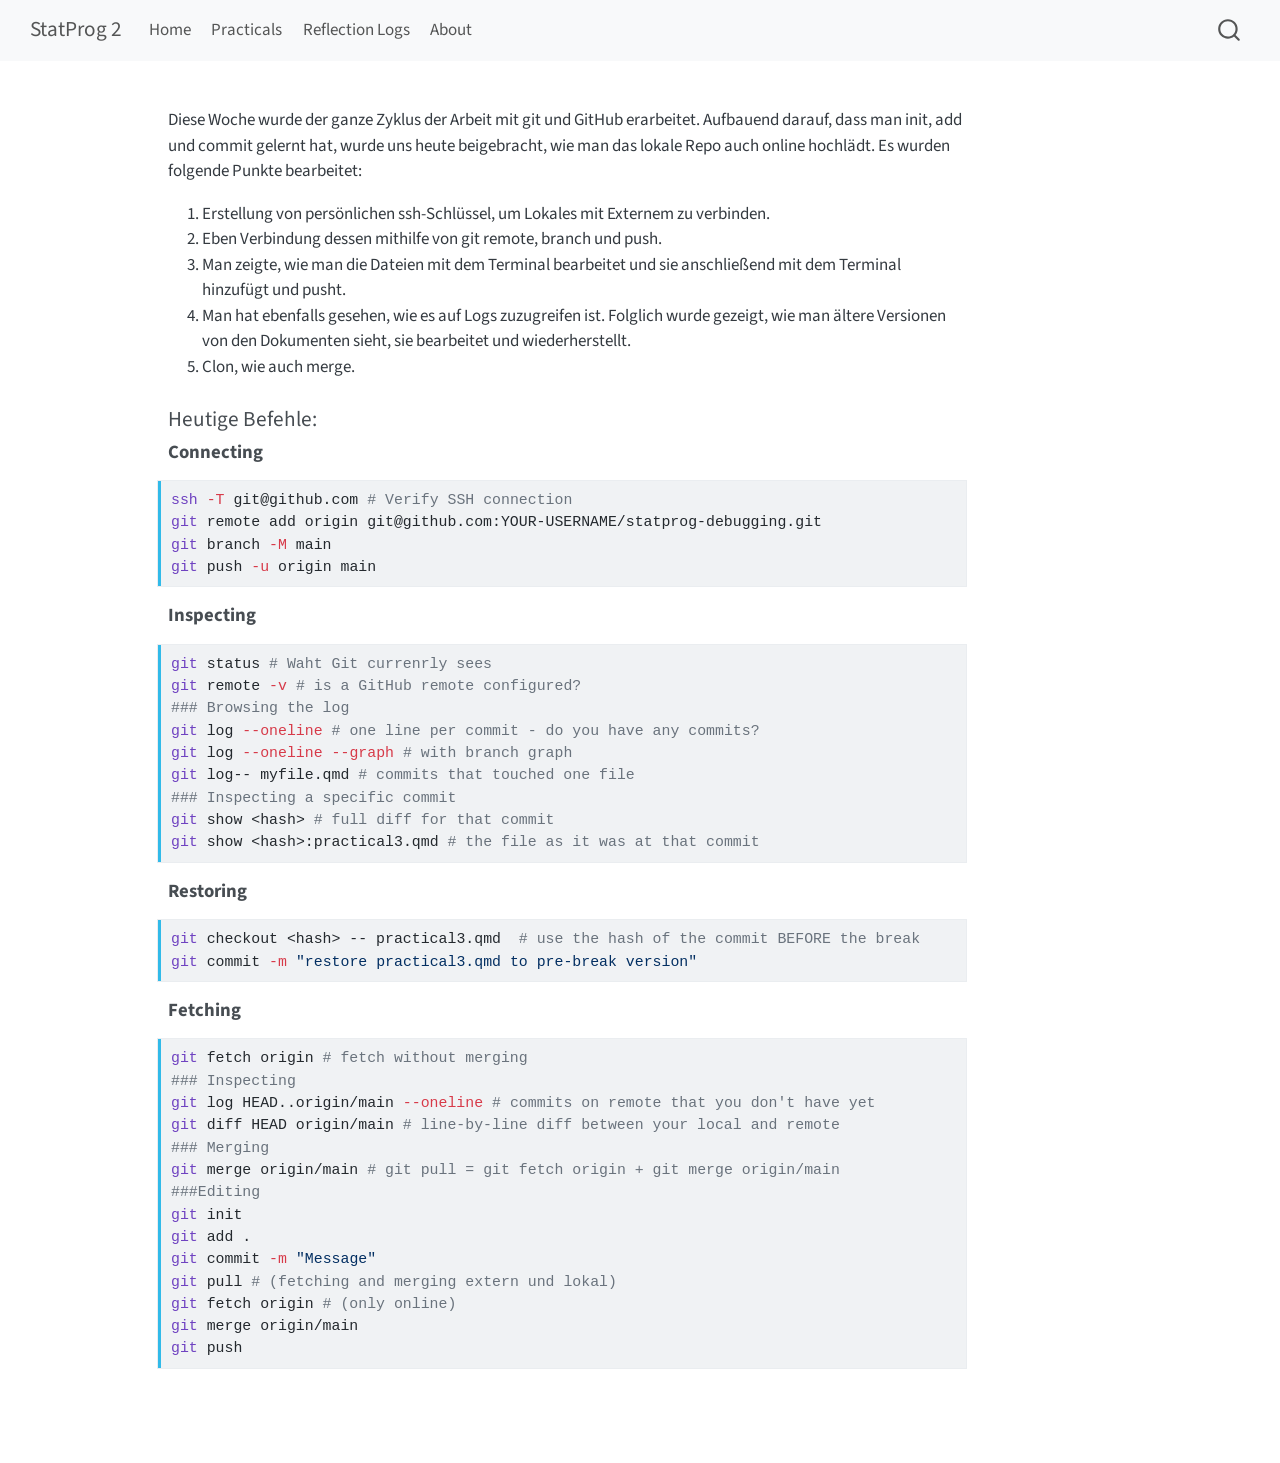
<file: reflection4.html>
<!DOCTYPE html>
<html xmlns="http://www.w3.org/1999/xhtml" lang="en" xml:lang="en"><head>

<meta charset="utf-8">
<meta name="generator" content="quarto-1.9.37">

<meta name="viewport" content="width=device-width, initial-scale=1.0, user-scalable=yes">


<title>reflection4 – StatProg 2</title>
<style>
/* Default styles provided by pandoc.
** See https://pandoc.org/MANUAL.html#variables-for-html for config info.
*/
code{white-space: pre-wrap;}
span.smallcaps{font-variant: small-caps;}
div.columns{display: flex; gap: min(4vw, 1.5em);}
div.column{flex: auto; overflow-x: auto;}
div.hanging-indent{margin-left: 1.5em; text-indent: -1.5em;}
ul.task-list{list-style: none;}
ul.task-list li input[type="checkbox"] {
  width: 0.8em;
  margin: 0 0.8em 0.2em -1em; /* quarto-specific, see https://github.com/quarto-dev/quarto-cli/issues/4556 */ 
  vertical-align: middle;
}
/* CSS for syntax highlighting */
html { -webkit-text-size-adjust: 100%; }
pre > code.sourceCode { white-space: pre; position: relative; }
pre > code.sourceCode > span { display: inline-block; line-height: 1.25; }
pre > code.sourceCode > span:empty { height: 1.2em; }
.sourceCode { overflow: visible; }
code.sourceCode > span { color: inherit; text-decoration: inherit; }
div.sourceCode { margin: 1em 0; }
pre.sourceCode { margin: 0; }
@media screen {
div.sourceCode { overflow: auto; }
}
@media print {
pre > code.sourceCode { white-space: pre-wrap; }
pre > code.sourceCode > span { text-indent: -5em; padding-left: 5em; }
}
pre.numberSource code
  { counter-reset: source-line 0; }
pre.numberSource code > span
  { position: relative; left: -4em; counter-increment: source-line; }
pre.numberSource code > span > a:first-child::before
  { content: counter(source-line);
    position: relative; left: -1em; text-align: right; vertical-align: baseline;
    border: none; display: inline-block;
    -webkit-touch-callout: none; -webkit-user-select: none;
    -khtml-user-select: none; -moz-user-select: none;
    -ms-user-select: none; user-select: none;
    padding: 0 4px; width: 4em;
  }
pre.numberSource { margin-left: 3em;  padding-left: 4px; }
div.sourceCode
  {   }
@media screen {
pre > code.sourceCode > span > a:first-child::before { text-decoration: underline; }
}
</style>


<script src="site_libs/quarto-nav/quarto-nav.js"></script>
<script src="site_libs/quarto-nav/headroom.min.js"></script>
<script src="site_libs/clipboard/clipboard.min.js"></script>
<script src="site_libs/quarto-search/autocomplete.umd.js"></script>
<script src="site_libs/quarto-search/fuse.min.js"></script>
<script src="site_libs/quarto-search/quarto-search.js"></script>
<meta name="quarto:offset" content="./">
<script src="site_libs/quarto-html/quarto.js" type="module"></script>
<script src="site_libs/quarto-html/tabsets/tabsets.js" type="module"></script>
<script src="site_libs/quarto-html/popper.min.js"></script>
<script src="site_libs/quarto-html/tippy.umd.min.js"></script>
<script src="site_libs/quarto-html/anchor.min.js"></script>
<link href="site_libs/quarto-html/tippy.css" rel="stylesheet">
<link href="site_libs/quarto-html/quarto-syntax-highlighting-acf12a64177840b8d86f2d4f01b2e9fb.css" rel="stylesheet" id="quarto-text-highlighting-styles">
<script src="site_libs/bootstrap/bootstrap.min.js"></script>
<link href="site_libs/bootstrap/bootstrap-icons.css" rel="stylesheet">
<link href="site_libs/bootstrap/bootstrap-06b9016e1a093bc4abcc67fb613d0157.min.css" rel="stylesheet" append-hash="true" id="quarto-bootstrap" data-mode="light">
<script id="quarto-search-options" type="application/json">{
  "location": "navbar",
  "copy-button": false,
  "collapse-after": 3,
  "panel-placement": "end",
  "type": "overlay",
  "limit": 50,
  "keyboard-shortcut": [
    "f",
    "/",
    "s"
  ],
  "show-item-context": false,
  "language": {
    "search-no-results-text": "No results",
    "search-matching-documents-text": "matching documents",
    "search-copy-link-title": "Copy link to search",
    "search-hide-matches-text": "Hide additional matches",
    "search-more-match-text": "more match in this document",
    "search-more-matches-text": "more matches in this document",
    "search-clear-button-title": "Clear",
    "search-text-placeholder": "",
    "search-detached-cancel-button-title": "Cancel",
    "search-submit-button-title": "Submit",
    "search-label": "Search"
  }
}</script>


<link rel="stylesheet" href="styles.css">
</head>

<body class="nav-fixed quarto-light">

<div id="quarto-search-results"></div>
  <header id="quarto-header" class="headroom fixed-top">
    <nav class="navbar navbar-expand-lg " data-bs-theme="dark">
      <div class="navbar-container container-fluid">
      <div class="navbar-brand-container mx-auto">
    <a class="navbar-brand" href="./index.html">
    <span class="navbar-title">StatProg 2</span>
    </a>
  </div>
            <div id="quarto-search" class="" title="Search"></div>
          <button class="navbar-toggler" type="button" data-bs-toggle="collapse" data-bs-target="#navbarCollapse" aria-controls="navbarCollapse" role="menu" aria-expanded="false" aria-label="Toggle navigation" onclick="if (window.quartoToggleHeadroom) { window.quartoToggleHeadroom(); }">
  <span class="navbar-toggler-icon"></span>
</button>
          <div class="collapse navbar-collapse" id="navbarCollapse">
            <ul class="navbar-nav navbar-nav-scroll me-auto">
  <li class="nav-item">
    <a class="nav-link" href="./index.html"> 
<span class="menu-text">Home</span></a>
  </li>  
  <li class="nav-item">
    <a class="nav-link" href="./practicals.html"> 
<span class="menu-text">Practicals</span></a>
  </li>  
  <li class="nav-item">
    <a class="nav-link" href="./reflection-logs.html"> 
<span class="menu-text">Reflection Logs</span></a>
  </li>  
  <li class="nav-item">
    <a class="nav-link" href="./about.html"> 
<span class="menu-text">About</span></a>
  </li>  
</ul>
          </div> <!-- /navcollapse -->
            <div class="quarto-navbar-tools">
</div>
      </div> <!-- /container-fluid -->
    </nav>
</header>
<!-- content -->
<div id="quarto-content" class="quarto-container page-columns page-rows-contents page-layout-article page-navbar">
<!-- sidebar -->
<!-- margin-sidebar -->
    <div id="quarto-margin-sidebar" class="sidebar margin-sidebar zindex-bottom">
        
    </div>
<!-- main -->
<main class="content" id="quarto-document-content"><header id="title-block-header" class="quarto-title-block"></header>




<p>Diese Woche wurde der ganze Zyklus der Arbeit mit git und GitHub erarbeitet. Aufbauend darauf, dass man init, add und commit gelernt hat, wurde uns heute beigebracht, wie man das lokale Repo auch online hochlädt. Es wurden folgende Punkte bearbeitet:</p>
<ol type="1">
<li>Erstellung von persönlichen ssh-Schlüssel, um Lokales mit Externem zu verbinden.</li>
<li>Eben Verbindung dessen mithilfe von git remote, branch und push.</li>
<li>Man zeigte, wie man die Dateien mit dem Terminal bearbeitet und sie anschließend mit dem Terminal hinzufügt und pusht.</li>
<li>Man hat ebenfalls gesehen, wie es auf Logs zuzugreifen ist. Folglich wurde gezeigt, wie man ältere Versionen von den Dokumenten sieht, sie bearbeitet und wiederherstellt.</li>
<li>Clon, wie auch merge.</li>
</ol>
<section id="heutige-befehle" class="level4">
<h4 class="anchored" data-anchor-id="heutige-befehle">Heutige Befehle:</h4>
<section id="connecting" class="level5">
<h5 class="anchored" data-anchor-id="connecting"><strong>Connecting</strong></h5>
<div class="code-copy-outer-scaffold"><div class="sourceCode" id="cb1"><pre class="sourceCode bash code-with-copy"><code class="sourceCode bash"><span id="cb1-1"><a href="#cb1-1" aria-hidden="true" tabindex="-1"></a><span class="fu">ssh</span> <span class="at">-T</span> git@github.com <span class="co"># Verify SSH connection</span></span>
<span id="cb1-2"><a href="#cb1-2" aria-hidden="true" tabindex="-1"></a><span class="fu">git</span> remote add origin git@github.com:YOUR-USERNAME/statprog-debugging.git</span>
<span id="cb1-3"><a href="#cb1-3" aria-hidden="true" tabindex="-1"></a><span class="fu">git</span> branch <span class="at">-M</span> main</span>
<span id="cb1-4"><a href="#cb1-4" aria-hidden="true" tabindex="-1"></a><span class="fu">git</span> push <span class="at">-u</span> origin main</span></code></pre></div><button title="Copy to Clipboard" class="code-copy-button"><i class="bi"></i></button></div>
</section>
<section id="inspecting" class="level5">
<h5 class="anchored" data-anchor-id="inspecting"><strong>Inspecting</strong></h5>
<div class="code-copy-outer-scaffold"><div class="sourceCode" id="cb2"><pre class="sourceCode bash code-with-copy"><code class="sourceCode bash"><span id="cb2-1"><a href="#cb2-1" aria-hidden="true" tabindex="-1"></a><span class="fu">git</span> status <span class="co"># Waht Git currenrly sees</span></span>
<span id="cb2-2"><a href="#cb2-2" aria-hidden="true" tabindex="-1"></a><span class="fu">git</span> remote <span class="at">-v</span> <span class="co"># is a GitHub remote configured?</span></span>
<span id="cb2-3"><a href="#cb2-3" aria-hidden="true" tabindex="-1"></a><span class="co">### Browsing the log</span></span>
<span id="cb2-4"><a href="#cb2-4" aria-hidden="true" tabindex="-1"></a><span class="fu">git</span> log <span class="at">--oneline</span> <span class="co"># one line per commit - do you have any commits?</span></span>
<span id="cb2-5"><a href="#cb2-5" aria-hidden="true" tabindex="-1"></a><span class="fu">git</span> log <span class="at">--oneline</span> <span class="at">--graph</span> <span class="co"># with branch graph</span></span>
<span id="cb2-6"><a href="#cb2-6" aria-hidden="true" tabindex="-1"></a><span class="fu">git</span> log-- myfile.qmd <span class="co"># commits that touched one file</span></span>
<span id="cb2-7"><a href="#cb2-7" aria-hidden="true" tabindex="-1"></a><span class="co">### Inspecting a specific commit</span></span>
<span id="cb2-8"><a href="#cb2-8" aria-hidden="true" tabindex="-1"></a><span class="fu">git</span> show <span class="op">&lt;</span>hash<span class="op">&gt;</span> <span class="co"># full diff for that commit </span></span>
<span id="cb2-9"><a href="#cb2-9" aria-hidden="true" tabindex="-1"></a><span class="fu">git</span> show <span class="op">&lt;</span>hash<span class="op">&gt;</span>:practical3.qmd <span class="co"># the file as it was at that commit</span></span></code></pre></div><button title="Copy to Clipboard" class="code-copy-button"><i class="bi"></i></button></div>
</section>
<section id="restoring" class="level5">
<h5 class="anchored" data-anchor-id="restoring"><strong>Restoring</strong></h5>
<div class="code-copy-outer-scaffold"><div class="sourceCode" id="cb3"><pre class="sourceCode bash code-with-copy"><code class="sourceCode bash"><span id="cb3-1"><a href="#cb3-1" aria-hidden="true" tabindex="-1"></a><span class="fu">git</span> checkout <span class="op">&lt;</span>hash<span class="op">&gt;</span> -- practical3.qmd  <span class="co"># use the hash of the commit BEFORE the break</span></span>
<span id="cb3-2"><a href="#cb3-2" aria-hidden="true" tabindex="-1"></a><span class="fu">git</span> commit <span class="at">-m</span> <span class="st">"restore practical3.qmd to pre-break version"</span></span></code></pre></div><button title="Copy to Clipboard" class="code-copy-button"><i class="bi"></i></button></div>
</section>
<section id="fetching" class="level5">
<h5 class="anchored" data-anchor-id="fetching"><strong>Fetching</strong></h5>
<div class="code-copy-outer-scaffold"><div class="sourceCode" id="cb4"><pre class="sourceCode bash code-with-copy"><code class="sourceCode bash"><span id="cb4-1"><a href="#cb4-1" aria-hidden="true" tabindex="-1"></a><span class="fu">git</span> fetch origin <span class="co"># fetch without merging </span></span>
<span id="cb4-2"><a href="#cb4-2" aria-hidden="true" tabindex="-1"></a><span class="co">### Inspecting</span></span>
<span id="cb4-3"><a href="#cb4-3" aria-hidden="true" tabindex="-1"></a><span class="fu">git</span> log HEAD..origin/main <span class="at">--oneline</span> <span class="co"># commits on remote that you don't have yet </span></span>
<span id="cb4-4"><a href="#cb4-4" aria-hidden="true" tabindex="-1"></a><span class="fu">git</span> diff HEAD origin/main <span class="co"># line-by-line diff between your local and remote </span></span>
<span id="cb4-5"><a href="#cb4-5" aria-hidden="true" tabindex="-1"></a><span class="co">### Merging</span></span>
<span id="cb4-6"><a href="#cb4-6" aria-hidden="true" tabindex="-1"></a><span class="fu">git</span> merge origin/main <span class="co"># git pull = git fetch origin + git merge origin/main</span></span>
<span id="cb4-7"><a href="#cb4-7" aria-hidden="true" tabindex="-1"></a><span class="co">###Editing </span></span>
<span id="cb4-8"><a href="#cb4-8" aria-hidden="true" tabindex="-1"></a><span class="fu">git</span> init </span>
<span id="cb4-9"><a href="#cb4-9" aria-hidden="true" tabindex="-1"></a><span class="fu">git</span> add . </span>
<span id="cb4-10"><a href="#cb4-10" aria-hidden="true" tabindex="-1"></a><span class="fu">git</span> commit <span class="at">-m</span> <span class="st">"Message"</span> </span>
<span id="cb4-11"><a href="#cb4-11" aria-hidden="true" tabindex="-1"></a><span class="fu">git</span> pull <span class="co"># (fetching and merging extern und lokal) </span></span>
<span id="cb4-12"><a href="#cb4-12" aria-hidden="true" tabindex="-1"></a><span class="fu">git</span> fetch origin <span class="co"># (only online) </span></span>
<span id="cb4-13"><a href="#cb4-13" aria-hidden="true" tabindex="-1"></a><span class="fu">git</span> merge origin/main </span>
<span id="cb4-14"><a href="#cb4-14" aria-hidden="true" tabindex="-1"></a><span class="fu">git</span> push </span></code></pre></div><button title="Copy to Clipboard" class="code-copy-button"><i class="bi"></i></button></div>


</section>
</section>

</main> <!-- /main -->
<script id="quarto-html-after-body" type="application/javascript">
  window.document.addEventListener("DOMContentLoaded", function (event) {
    const icon = "";
    const anchorJS = new window.AnchorJS();
    anchorJS.options = {
      placement: 'right',
      icon: icon
    };
    anchorJS.add('.anchored');
    const isCodeAnnotation = (el) => {
      for (const clz of el.classList) {
        if (clz.startsWith('code-annotation-')) {                     
          return true;
        }
      }
      return false;
    }
    const onCopySuccess = function(e) {
      // button target
      const button = e.trigger;
      // don't keep focus
      button.blur();
      // flash "checked"
      button.classList.add('code-copy-button-checked');
      var currentTitle = button.getAttribute("title");
      button.setAttribute("title", "Copied!");
      let tooltip;
      if (window.bootstrap) {
        button.setAttribute("data-bs-toggle", "tooltip");
        button.setAttribute("data-bs-placement", "left");
        button.setAttribute("data-bs-title", "Copied!");
        tooltip = new bootstrap.Tooltip(button, 
          { trigger: "manual", 
            customClass: "code-copy-button-tooltip",
            offset: [0, -8]});
        tooltip.show();    
      }
      setTimeout(function() {
        if (tooltip) {
          tooltip.hide();
          button.removeAttribute("data-bs-title");
          button.removeAttribute("data-bs-toggle");
          button.removeAttribute("data-bs-placement");
        }
        button.setAttribute("title", currentTitle);
        button.classList.remove('code-copy-button-checked');
      }, 1000);
      // clear code selection
      e.clearSelection();
    }
    const getTextToCopy = function(trigger) {
      const outerScaffold = trigger.parentElement.cloneNode(true);
      const codeEl = outerScaffold.querySelector('code');
      for (const childEl of codeEl.children) {
        if (isCodeAnnotation(childEl)) {
          childEl.remove();
        }
      }
      return codeEl.innerText;
    }
    const clipboard = new window.ClipboardJS('.code-copy-button:not([data-in-quarto-modal])', {
      text: getTextToCopy
    });
    clipboard.on('success', onCopySuccess);
    if (window.document.getElementById('quarto-embedded-source-code-modal')) {
      const clipboardModal = new window.ClipboardJS('.code-copy-button[data-in-quarto-modal]', {
        text: getTextToCopy,
        container: window.document.getElementById('quarto-embedded-source-code-modal')
      });
      clipboardModal.on('success', onCopySuccess);
    }
      var localhostRegex = new RegExp(/^(?:http|https):\/\/localhost\:?[0-9]*\//);
      var mailtoRegex = new RegExp(/^mailto:/);
        var filterRegex = new RegExp('/' + window.location.host + '/');
      var isInternal = (href) => {
          return filterRegex.test(href) || localhostRegex.test(href) || mailtoRegex.test(href);
      }
      // Inspect non-navigation links and adorn them if external
     var links = window.document.querySelectorAll('a[href]:not(.nav-link):not(.navbar-brand):not(.toc-action):not(.sidebar-link):not(.sidebar-item-toggle):not(.pagination-link):not(.no-external):not([aria-hidden]):not(.dropdown-item):not(.quarto-navigation-tool):not(.about-link)');
      for (var i=0; i<links.length; i++) {
        const link = links[i];
        if (!isInternal(link.href)) {
          // undo the damage that might have been done by quarto-nav.js in the case of
          // links that we want to consider external
          if (link.dataset.originalHref !== undefined) {
            link.href = link.dataset.originalHref;
          }
        }
      }
    function tippyHover(el, contentFn, onTriggerFn, onUntriggerFn) {
      const config = {
        allowHTML: true,
        maxWidth: 500,
        delay: 100,
        arrow: false,
        appendTo: function(el) {
            return el.parentElement;
        },
        interactive: true,
        interactiveBorder: 10,
        theme: 'quarto',
        placement: 'bottom-start',
      };
      if (contentFn) {
        config.content = contentFn;
      }
      if (onTriggerFn) {
        config.onTrigger = onTriggerFn;
      }
      if (onUntriggerFn) {
        config.onUntrigger = onUntriggerFn;
      }
      window.tippy(el, config); 
    }
    const noterefs = window.document.querySelectorAll('a[role="doc-noteref"]');
    for (var i=0; i<noterefs.length; i++) {
      const ref = noterefs[i];
      tippyHover(ref, function() {
        // use id or data attribute instead here
        let href = ref.getAttribute('data-footnote-href') || ref.getAttribute('href');
        try { href = new URL(href).hash; } catch {}
        const id = href.replace(/^#\/?/, "");
        const note = window.document.getElementById(id);
        if (note) {
          return note.innerHTML;
        } else {
          return "";
        }
      });
    }
    const xrefs = window.document.querySelectorAll('a.quarto-xref');
    const processXRef = (id, note) => {
      // Strip column container classes
      const stripColumnClz = (el) => {
        el.classList.remove("page-full", "page-columns");
        if (el.children) {
          for (const child of el.children) {
            stripColumnClz(child);
          }
        }
      }
      stripColumnClz(note)
      if (id === null || id.startsWith('sec-')) {
        // Special case sections, only their first couple elements
        const container = document.createElement("div");
        if (note.children && note.children.length > 2) {
          container.appendChild(note.children[0].cloneNode(true));
          for (let i = 1; i < note.children.length; i++) {
            const child = note.children[i];
            if (child.tagName === "P" && child.innerText === "") {
              continue;
            } else {
              container.appendChild(child.cloneNode(true));
              break;
            }
          }
          if (window.Quarto?.typesetMath) {
            window.Quarto.typesetMath(container);
          }
          return container.innerHTML
        } else {
          if (window.Quarto?.typesetMath) {
            window.Quarto.typesetMath(note);
          }
          return note.innerHTML;
        }
      } else {
        // Remove any anchor links if they are present
        const anchorLink = note.querySelector('a.anchorjs-link');
        if (anchorLink) {
          anchorLink.remove();
        }
        if (window.Quarto?.typesetMath) {
          window.Quarto.typesetMath(note);
        }
        if (note.classList.contains("callout")) {
          return note.outerHTML;
        } else {
          return note.innerHTML;
        }
      }
    }
    for (var i=0; i<xrefs.length; i++) {
      const xref = xrefs[i];
      tippyHover(xref, undefined, function(instance) {
        instance.disable();
        let url = xref.getAttribute('href');
        let hash = undefined; 
        if (url.startsWith('#')) {
          hash = url;
        } else {
          try { hash = new URL(url).hash; } catch {}
        }
        if (hash) {
          const id = hash.replace(/^#\/?/, "");
          const note = window.document.getElementById(id);
          if (note !== null) {
            try {
              const html = processXRef(id, note.cloneNode(true));
              instance.setContent(html);
            } finally {
              instance.enable();
              instance.show();
            }
          } else {
            // See if we can fetch this
            fetch(url.split('#')[0])
            .then(res => res.text())
            .then(html => {
              const parser = new DOMParser();
              const htmlDoc = parser.parseFromString(html, "text/html");
              const note = htmlDoc.getElementById(id);
              if (note !== null) {
                const html = processXRef(id, note);
                instance.setContent(html);
              } 
            }).finally(() => {
              instance.enable();
              instance.show();
            });
          }
        } else {
          // See if we can fetch a full url (with no hash to target)
          // This is a special case and we should probably do some content thinning / targeting
          fetch(url)
          .then(res => res.text())
          .then(html => {
            const parser = new DOMParser();
            const htmlDoc = parser.parseFromString(html, "text/html");
            const note = htmlDoc.querySelector('main.content');
            if (note !== null) {
              // This should only happen for chapter cross references
              // (since there is no id in the URL)
              // remove the first header
              if (note.children.length > 0 && note.children[0].tagName === "HEADER") {
                note.children[0].remove();
              }
              const html = processXRef(null, note);
              instance.setContent(html);
            } 
          }).finally(() => {
            instance.enable();
            instance.show();
          });
        }
      }, function(instance) {
      });
    }
        let selectedAnnoteEl;
        const selectorForAnnotation = ( cell, annotation) => {
          let cellAttr = 'data-code-cell="' + cell + '"';
          let lineAttr = 'data-code-annotation="' +  annotation + '"';
          const selector = 'span[' + cellAttr + '][' + lineAttr + ']';
          return selector;
        }
        const selectCodeLines = (annoteEl) => {
          const doc = window.document;
          const targetCell = annoteEl.getAttribute("data-target-cell");
          const targetAnnotation = annoteEl.getAttribute("data-target-annotation");
          const annoteSpan = window.document.querySelector(selectorForAnnotation(targetCell, targetAnnotation));
          const lines = annoteSpan.getAttribute("data-code-lines").split(",");
          const lineIds = lines.map((line) => {
            return targetCell + "-" + line;
          })
          let top = null;
          let height = null;
          let parent = null;
          if (lineIds.length > 0) {
              //compute the position of the single el (top and bottom and make a div)
              const el = window.document.getElementById(lineIds[0]);
              top = el.offsetTop;
              height = el.offsetHeight;
              parent = el.parentElement.parentElement;
            if (lineIds.length > 1) {
              const lastEl = window.document.getElementById(lineIds[lineIds.length - 1]);
              const bottom = lastEl.offsetTop + lastEl.offsetHeight;
              height = bottom - top;
            }
            if (top !== null && height !== null && parent !== null) {
              // cook up a div (if necessary) and position it 
              let div = window.document.getElementById("code-annotation-line-highlight");
              if (div === null) {
                div = window.document.createElement("div");
                div.setAttribute("id", "code-annotation-line-highlight");
                div.style.position = 'absolute';
                parent.appendChild(div);
              }
              div.style.top = top - 2 + "px";
              div.style.height = height + 4 + "px";
              div.style.left = 0;
              let gutterDiv = window.document.getElementById("code-annotation-line-highlight-gutter");
              if (gutterDiv === null) {
                gutterDiv = window.document.createElement("div");
                gutterDiv.setAttribute("id", "code-annotation-line-highlight-gutter");
                gutterDiv.style.position = 'absolute';
                const codeCell = window.document.getElementById(targetCell);
                const gutter = codeCell.querySelector('.code-annotation-gutter');
                gutter.appendChild(gutterDiv);
              }
              gutterDiv.style.top = top - 2 + "px";
              gutterDiv.style.height = height + 4 + "px";
            }
            selectedAnnoteEl = annoteEl;
          }
        };
        const unselectCodeLines = () => {
          const elementsIds = ["code-annotation-line-highlight", "code-annotation-line-highlight-gutter"];
          elementsIds.forEach((elId) => {
            const div = window.document.getElementById(elId);
            if (div) {
              div.remove();
            }
          });
          selectedAnnoteEl = undefined;
        };
          // Handle positioning of the toggle
      window.addEventListener(
        "resize",
        throttle(() => {
          elRect = undefined;
          if (selectedAnnoteEl) {
            selectCodeLines(selectedAnnoteEl);
          }
        }, 10)
      );
      function throttle(fn, ms) {
      let throttle = false;
      let timer;
        return (...args) => {
          if(!throttle) { // first call gets through
              fn.apply(this, args);
              throttle = true;
          } else { // all the others get throttled
              if(timer) clearTimeout(timer); // cancel #2
              timer = setTimeout(() => {
                fn.apply(this, args);
                timer = throttle = false;
              }, ms);
          }
        };
      }
        // Attach click handler to the DT
        const annoteDls = window.document.querySelectorAll('dt[data-target-cell]');
        for (const annoteDlNode of annoteDls) {
          annoteDlNode.addEventListener('click', (event) => {
            const clickedEl = event.target;
            if (clickedEl !== selectedAnnoteEl) {
              unselectCodeLines();
              const activeEl = window.document.querySelector('dt[data-target-cell].code-annotation-active');
              if (activeEl) {
                activeEl.classList.remove('code-annotation-active');
              }
              selectCodeLines(clickedEl);
              clickedEl.classList.add('code-annotation-active');
            } else {
              // Unselect the line
              unselectCodeLines();
              clickedEl.classList.remove('code-annotation-active');
            }
          });
        }
    const findCites = (el) => {
      const parentEl = el.parentElement;
      if (parentEl) {
        const cites = parentEl.dataset.cites;
        if (cites) {
          return {
            el,
            cites: cites.split(' ')
          };
        } else {
          return findCites(el.parentElement)
        }
      } else {
        return undefined;
      }
    };
    var bibliorefs = window.document.querySelectorAll('a[role="doc-biblioref"]');
    for (var i=0; i<bibliorefs.length; i++) {
      const ref = bibliorefs[i];
      const citeInfo = findCites(ref);
      if (citeInfo) {
        tippyHover(citeInfo.el, function() {
          var popup = window.document.createElement('div');
          citeInfo.cites.forEach(function(cite) {
            var citeDiv = window.document.createElement('div');
            citeDiv.classList.add('hanging-indent');
            citeDiv.classList.add('csl-entry');
            var biblioDiv = window.document.getElementById('ref-' + cite);
            if (biblioDiv) {
              citeDiv.innerHTML = biblioDiv.innerHTML;
            }
            popup.appendChild(citeDiv);
          });
          return popup.innerHTML;
        });
      }
    }
  });
  </script>
</div> <!-- /content -->




</body></html>
</file>
<file: site_libs/quarto-html/tippy.css>
.tippy-box[data-animation=fade][data-state=hidden]{opacity:0}[data-tippy-root]{max-width:calc(100vw - 10px)}.tippy-box{position:relative;background-color:#333;color:#fff;border-radius:4px;font-size:14px;line-height:1.4;white-space:normal;outline:0;transition-property:transform,visibility,opacity}.tippy-box[data-placement^=top]>.tippy-arrow{bottom:0}.tippy-box[data-placement^=top]>.tippy-arrow:before{bottom:-7px;left:0;border-width:8px 8px 0;border-top-color:initial;transform-origin:center top}.tippy-box[data-placement^=bottom]>.tippy-arrow{top:0}.tippy-box[data-placement^=bottom]>.tippy-arrow:before{top:-7px;left:0;border-width:0 8px 8px;border-bottom-color:initial;transform-origin:center bottom}.tippy-box[data-placement^=left]>.tippy-arrow{right:0}.tippy-box[data-placement^=left]>.tippy-arrow:before{border-width:8px 0 8px 8px;border-left-color:initial;right:-7px;transform-origin:center left}.tippy-box[data-placement^=right]>.tippy-arrow{left:0}.tippy-box[data-placement^=right]>.tippy-arrow:before{left:-7px;border-width:8px 8px 8px 0;border-right-color:initial;transform-origin:center right}.tippy-box[data-inertia][data-state=visible]{transition-timing-function:cubic-bezier(.54,1.5,.38,1.11)}.tippy-arrow{width:16px;height:16px;color:#333}.tippy-arrow:before{content:"";position:absolute;border-color:transparent;border-style:solid}.tippy-content{position:relative;padding:5px 9px;z-index:1}
</file>
<file: site_libs/quarto-html/quarto-syntax-highlighting-acf12a64177840b8d86f2d4f01b2e9fb.css>
/* quarto syntax highlight colors */
:root {
  --quarto-hl-al-color: #ff5555;
  --quarto-hl-an-color: #6a737d;
  --quarto-hl-at-color: #d73a49;
  --quarto-hl-bn-color: #005cc5;
  --quarto-hl-bu-color: #d73a49;
  --quarto-hl-ch-color: #032f62;
  --quarto-hl-co-color: #6a737d;
  --quarto-hl-cv-color: #6a737d;
  --quarto-hl-cn-color: #005cc5;
  --quarto-hl-cf-color: #d73a49;
  --quarto-hl-dt-color: #d73a49;
  --quarto-hl-dv-color: #005cc5;
  --quarto-hl-do-color: #6a737d;
  --quarto-hl-er-color: #ff5555;
  --quarto-hl-ex-color: #d73a49;
  --quarto-hl-fl-color: #005cc5;
  --quarto-hl-fu-color: #6f42c1;
  --quarto-hl-im-color: #032f62;
  --quarto-hl-in-color: #6a737d;
  --quarto-hl-kw-color: #d73a49;
  --quarto-hl-op-color: #24292e;
  --quarto-hl-pp-color: #d73a49;
  --quarto-hl-re-color: #6a737d;
  --quarto-hl-sc-color: #005cc5;
  --quarto-hl-ss-color: #032f62;
  --quarto-hl-st-color: #032f62;
  --quarto-hl-va-color: #e36209;
  --quarto-hl-vs-color: #032f62;
  --quarto-hl-wa-color: #ff5555;
}

/* other quarto variables */
:root {
  --quarto-font-monospace: SFMono-Regular, Menlo, Monaco, Consolas, "Liberation Mono", "Courier New", monospace;
}

/* syntax highlight based on Pandoc's rules */
pre > code.sourceCode > span {
  color: #24292e;
}

code.sourceCode > span {
  color: #24292e;
}

div.sourceCode,
div.sourceCode pre.sourceCode {
  color: #24292e;
}

/* Normal */
code span {
  color: #24292e;
}

/* Alert */
code span.al {
  font-weight: bold;
  color: #ff5555;
}

/* Annotation */
code span.an {
  color: #6a737d;
}

/* Attribute */
code span.at {
  color: #d73a49;
}

/* BaseN */
code span.bn {
  color: #005cc5;
}

/* BuiltIn */
code span.bu {
  color: #d73a49;
}

/* ControlFlow */
code span.cf {
  color: #d73a49;
}

/* Char */
code span.ch {
  color: #032f62;
}

/* Constant */
code span.cn {
  color: #005cc5;
}

/* Comment */
code span.co {
  color: #6a737d;
}

/* CommentVar */
code span.cv {
  color: #6a737d;
}

/* Documentation */
code span.do {
  color: #6a737d;
}

/* DataType */
code span.dt {
  color: #d73a49;
}

/* DecVal */
code span.dv {
  color: #005cc5;
}

/* Error */
code span.er {
  color: #ff5555;
  text-decoration: underline;
}

/* Extension */
code span.ex {
  font-weight: bold;
  color: #d73a49;
}

/* Float */
code span.fl {
  color: #005cc5;
}

/* Function */
code span.fu {
  color: #6f42c1;
}

/* Import */
code span.im {
  color: #032f62;
}

/* Information */
code span.in {
  color: #6a737d;
}

/* Keyword */
code span.kw {
  color: #d73a49;
}

/* Operator */
code span.op {
  color: #24292e;
}

/* Preprocessor */
code span.pp {
  color: #d73a49;
}

/* RegionMarker */
code span.re {
  color: #6a737d;
}

/* SpecialChar */
code span.sc {
  color: #005cc5;
}

/* SpecialString */
code span.ss {
  color: #032f62;
}

/* String */
code span.st {
  color: #032f62;
}

/* Variable */
code span.va {
  color: #e36209;
}

/* VerbatimString */
code span.vs {
  color: #032f62;
}

/* Warning */
code span.wa {
  color: #ff5555;
}

.prevent-inlining {
  content: "</";
}

/*# sourceMappingURL=e41d78b1f7017e44483b7fefd7a010af.css.map */
</file>
<file: styles.css>
/* css styles */
</file>
